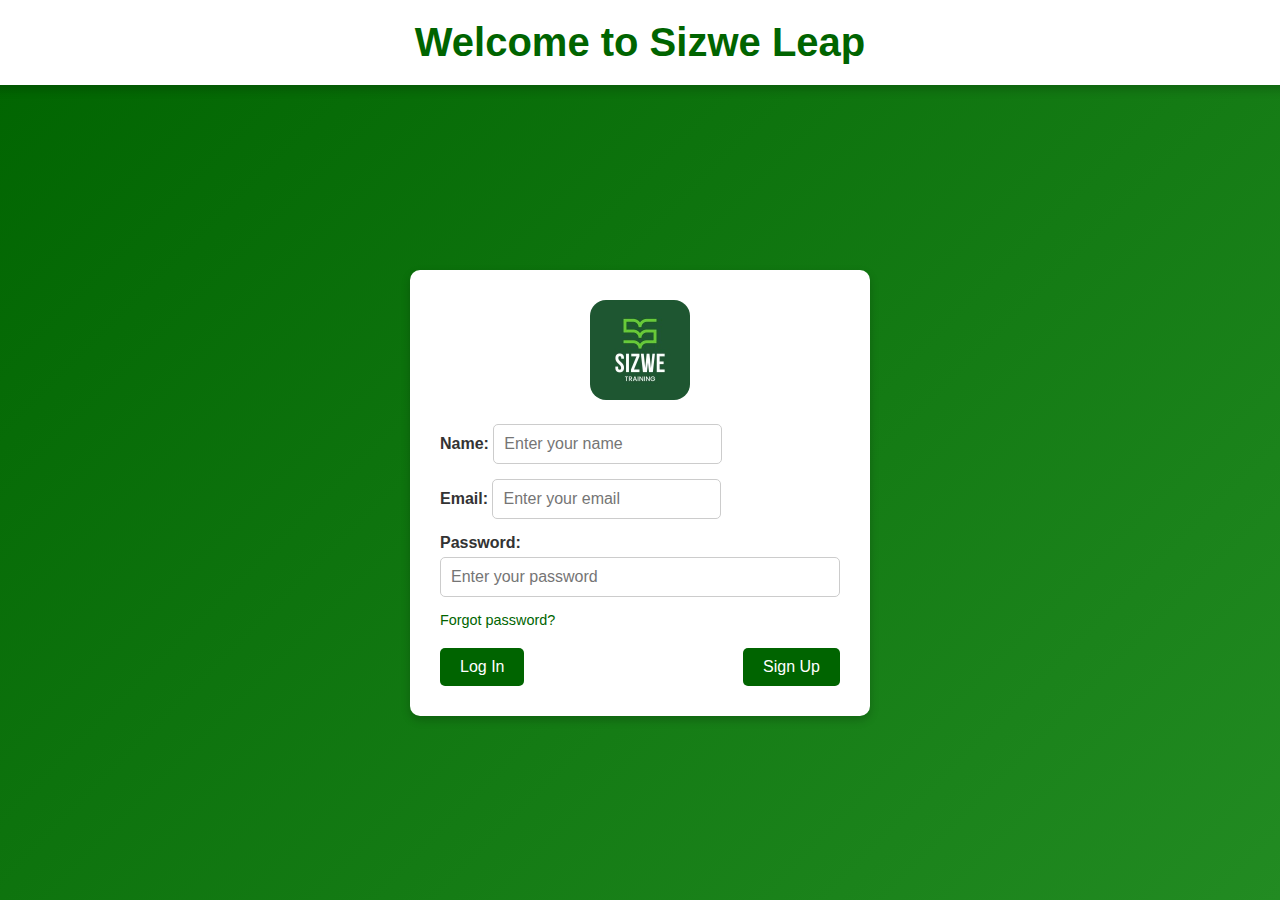
<file: index.html>
<!DOCTYPE html>
<html lang="en">
<head>
    <meta charset="UTF-8">
    <meta name="viewport" content="width=device-width, initial-scale=1.0">
    <title>Login</title>
    <link rel="stylesheet" href="css/Login(include).css"> <!-- Link to the CSS file -->
    <style>
        /* Autocomplete styles */
        .autocomplete-suggestions {
            position: absolute;
            background: white;
            border: 1px solid #ddd;
            border-radius: 4px;
            max-height: 150px;
            overflow-y: auto;
            z-index: 1000;
            width: 100%;
            box-shadow: 0 2px 4px rgba(0,0,0,0.1);
            display: none;
        }

        .autocomplete-suggestion {
            padding: 8px 12px;
            cursor: pointer;
        }

        .autocomplete-suggestion:hover,
        .autocomplete-suggestion.active {
            background-color: #f0f0f0;
        }

        .input-container {
            position: relative;
            width: 100%;
        }
    </style>
</head>

<body>
<!--WELCOME TO SIZWE LEAP-->
<header>
<h1>Welcome to Sizwe Leap</h1>
</header>
<!--END OF WELCOME TO SIZWE LEAP-->

<!--LOGIN FORM-->
<main>
<section id="auth-section">
<form id="auth-form">

<!--LOGO-->
<div id="logo-container"> 
<img src="images/sizwe_training_logo.jpeg" id="form-logo">    
</div>
<!--END OF LOGO-->

<!--NAME INPUT-->
<div class="input-container">
    <label for="name">Name:</label>
    <input type="text" id="name" name="name" placeholder="Enter your name" required autocomplete="off">
    <div id="nameSuggestions" class="autocomplete-suggestions"></div>
</div>
<!--END OF NAME INPUT-->

<!--EMAIL INPUT-->  
<div class="input-container">
    <label for="email">Email:</label>
    <input type="email" id="email" name="email" placeholder="Enter your email" required autocomplete="off">
    <div id="emailSuggestions" class="autocomplete-suggestions"></div>
</div>
<!--END OF EMAIL INPUT-->

<!--USERNAME INPUT-->
<label for="password">Password:</label>
<input type="password" id="password" name="password" placeholder="Enter your password" required>
<!--END OF USERNAME INPUT-->

<!--FORGOT PASSWORD LINK-->
<a href="#" id="forgot-password">Forgot password?</a>
<!--END OF FORGOT PASSWORD LINK-->

<!--LOGIN AND SIGNUP BUTTONS-->
<div id="auth-buttons">
<a href="pages/dashboard.html"><button type="button" id="login-button">Log In</button></a>
<button type="button" id="signup-button">Sign Up</button>
<!--END OF LOGIN AND SIGNUP BUTTONS-->

</div>
</form>
</section>
</main>

<script>
    // Store user data with bidirectional pairs
    const userData = {
        pairs: [
            { name: 'Koketso', email: 'koketso@sizwetraining.co.za' },
            { name: 'HR1', email: 'hr1@sizwetraining.co.za' }
        ]
    };

    // Function to handle autocomplete
    function setupAutocomplete(inputId, suggestionsId, linkedFieldId) {
        const input = document.getElementById(inputId);
        const suggestionsDiv = document.getElementById(suggestionsId);
        const linkedField = document.getElementById(linkedFieldId);
        let lastValue = '';

        input.addEventListener('input', function() {
            const value = this.value.toLowerCase();
            
            // Start suggesting after 1 character
            if (value.length < 1) {
                suggestionsDiv.style.display = 'none';
                return;
            }

            // Find matches based on whether we're searching name or email
            const isNameField = inputId === 'name';
            const matches = userData.pairs.filter(pair => 
                (isNameField ? pair.name.toLowerCase() : pair.email.toLowerCase()).startsWith(value)
            );

            if (matches.length > 0) {
                // If there's only one match, auto-complete both fields
                if (matches.length === 1) {
                    const match = matches[0];
                    const currentValue = isNameField ? match.name : match.email;
                    const linkedValue = isNameField ? match.email : match.name;
                    
                    // Only auto-complete if we're at the end of the input
                    if (input.selectionStart === value.length) {
                        input.value = currentValue;
                        linkedField.value = linkedValue;
                        input.setSelectionRange(value.length, value.length);
                    }
                }

                // Show all matches in dropdown
                suggestionsDiv.innerHTML = matches
                    .map(match => `<div class="autocomplete-suggestion" data-name="${match.name}" data-email="${match.email}">
                        ${isNameField ? match.name : match.email}
                    </div>`)
                    .join('');
                suggestionsDiv.style.display = 'block';
            } else {
                suggestionsDiv.style.display = 'none';
            }

            lastValue = value;
        });

        // Handle suggestion clicks
        suggestionsDiv.addEventListener('click', function(e) {
            if (e.target.classList.contains('autocomplete-suggestion')) {
                const isNameField = inputId === 'name';
                input.value = isNameField ? e.target.dataset.name : e.target.dataset.email;
                linkedField.value = isNameField ? e.target.dataset.email : e.target.dataset.name;
                suggestionsDiv.style.display = 'none';
                input.dispatchEvent(new Event('input'));
            }
        });

        // Handle keyboard navigation
        input.addEventListener('keydown', function(e) {
            const suggestions = suggestionsDiv.getElementsByClassName('autocomplete-suggestion');
            const activeSuggestion = suggestionsDiv.querySelector('.autocomplete-suggestion.active');
            
            if (suggestions.length > 0) {
                if (e.key === 'ArrowDown') {
                    e.preventDefault();
                    if (activeSuggestion) {
                        const nextSuggestion = activeSuggestion.nextElementSibling;
                        if (nextSuggestion) {
                            activeSuggestion.classList.remove('active');
                            nextSuggestion.classList.add('active');
                            const isNameField = inputId === 'name';
                            input.value = isNameField ? nextSuggestion.dataset.name : nextSuggestion.dataset.email;
                            linkedField.value = isNameField ? nextSuggestion.dataset.email : nextSuggestion.dataset.name;
                        }
                    } else {
                        suggestions[0].classList.add('active');
                        const isNameField = inputId === 'name';
                        input.value = isNameField ? suggestions[0].dataset.name : suggestions[0].dataset.email;
                        linkedField.value = isNameField ? suggestions[0].dataset.email : suggestions[0].dataset.name;
                    }
                } else if (e.key === 'ArrowUp') {
                    e.preventDefault();
                    if (activeSuggestion) {
                        const prevSuggestion = activeSuggestion.previousElementSibling;
                        if (prevSuggestion) {
                            activeSuggestion.classList.remove('active');
                            prevSuggestion.classList.add('active');
                            const isNameField = inputId === 'name';
                            input.value = isNameField ? prevSuggestion.dataset.name : prevSuggestion.dataset.email;
                            linkedField.value = isNameField ? prevSuggestion.dataset.email : prevSuggestion.dataset.name;
                        }
                    }
                } else if (e.key === 'Enter' && activeSuggestion) {
                    e.preventDefault();
                    const isNameField = inputId === 'name';
                    input.value = isNameField ? activeSuggestion.dataset.name : activeSuggestion.dataset.email;
                    linkedField.value = isNameField ? activeSuggestion.dataset.email : activeSuggestion.dataset.name;
                    suggestionsDiv.style.display = 'none';
                }
            }
        });

        // Hide suggestions when clicking outside
        document.addEventListener('click', function(e) {
            if (!input.contains(e.target) && !suggestionsDiv.contains(e.target)) {
                suggestionsDiv.style.display = 'none';
            }
        });
    }

    // Initialize autocomplete for both fields with bidirectional linking
    setupAutocomplete('name', 'nameSuggestions', 'email');
    setupAutocomplete('email', 'emailSuggestions', 'name');

    // Save new entries to localStorage
    document.getElementById('auth-form').addEventListener('submit', function(e) {
        const name = document.getElementById('name').value;
        const email = document.getElementById('email').value;

        // Check if this pair already exists
        const pairExists = userData.pairs.some(pair => 
            pair.name === name || pair.email === email
        );

        // Add new pair if it doesn't exist
        if (!pairExists) {
            userData.pairs.push({ name, email });
            localStorage.setItem('userPairs', JSON.stringify(userData.pairs));
        }
    });

    // Load saved data from localStorage on page load
    window.addEventListener('load', function() {
        const savedPairs = localStorage.getItem('userPairs');
        if (savedPairs) {
            userData.pairs = JSON.parse(savedPairs);
        }
    });
</script>
</body>
</html>
</file>
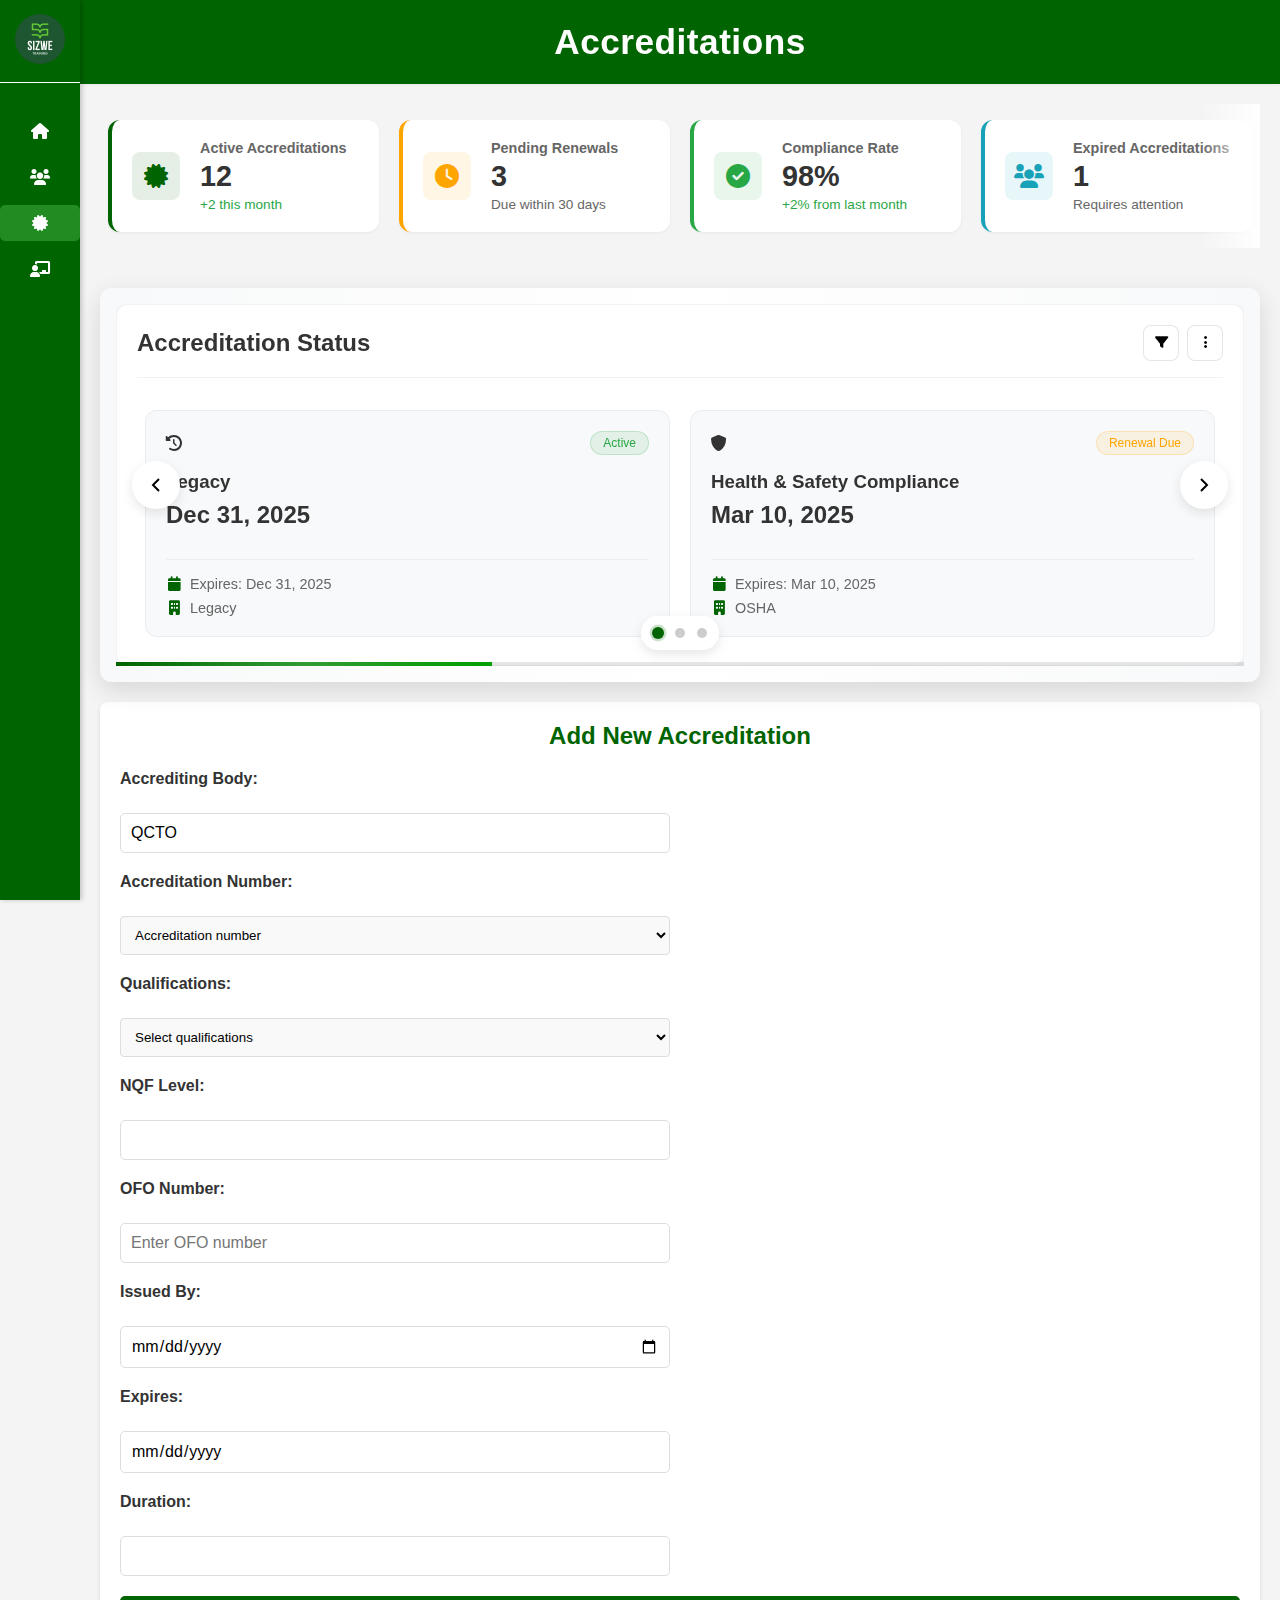
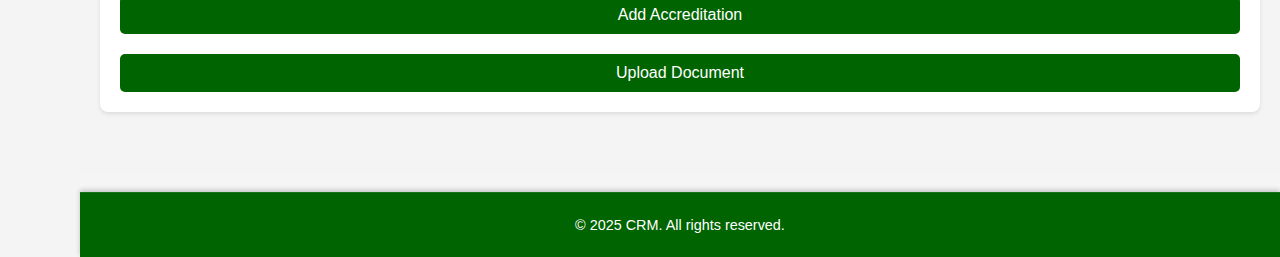
<file: pages/accreditation.html>
<!DOCTYPE html>
<html lang="en">
<head>
    <meta charset="UTF-8">
    <meta name="viewport" content="width=device-width, initial-scale=1.0">
    <title>Accreditation</title>
    <script src="../js/scripts.js" defer></script>
    <link rel="stylesheet" href="../css/style.css">
    <link rel="stylesheet" href="../css/accreditations.css">
    <link rel="stylesheet" href="https://cdnjs.cloudflare.com/ajax/libs/font-awesome/6.0.0-beta3/css/all.min.css">
</head>
<body>
    
<!-- Sidebar -->
<div class="sidebar collapsed">
    <div class="sidebar-header">
        <img src="../images/sizwe_training_logo.jpeg" alt="Sizwe Training Logo" class="sidebar-logo" id="toggle-sidebar">
    </div>
    <nav class="sidebar-nav">
        <ul>
            <li><a href="dashboard.html"><i class="fas fa-home"></i> <span>Dashboard</span></a></li>
            <li><a href="clientmanagement.html"><i class="fas fa-users"></i> <span>Clients</span></a></li>
            <li><a href="accreditation.html" class="active"><i class="fas fa-certificate"></i> <span>Accreditation</span></a></li>
            <li><a href="wsp-training.html"><i class="fas fa-chalkboard-teacher"></i> <span>WSP & Training</span></a></li>
        </ul>
    </nav>
</div>

<!-- Main content area -->
<div class="main-content">
    <header class="header">
        <div class="header-content">
            <h1>Accreditations</h1>
        </div>
    </header>

    <main class="content">
        <!-- Quick Stats -->
        <section class="quick-stats">
            <div class="stats-grid">
                <div class="stat-card primary">
                    <div class="stat-icon">
                        <i class="fas fa-certificate"></i>
                    </div>
                    <div class="stat-info">
                    <h3>Active Accreditations</h3>
                        <p class="stat-value">12</p>
                        <p class="stat-trend positive">+2 this month</p>
                    </div>
                </div>
                <div class="stat-card warning">
                    <div class="stat-icon">
                        <i class="fas fa-clock"></i>
                    </div>
                    <div class="stat-info">
                    <h3>Pending Renewals</h3>
                        <p class="stat-value">3</p>
                        <p class="stat-trend">Due within 30 days</p>
                    </div>
                </div>
                <div class="stat-card success">
                    <div class="stat-icon">
                        <i class="fas fa-check-circle"></i>
                    </div>
                    <div class="stat-info">
                        <h3>Compliance Rate</h3>
                        <p class="stat-value">98%</p>
                        <p class="stat-trend positive">+2% from last month</p>
                    </div>
                </div>
                <div class="stat-card info">
                    <div class="stat-icon">
                        <i class="fas fa-users"></i>
                    </div>
                    <div class="stat-info">
                    <h3>Expired Accreditations</h3>
                        <p class="stat-value">1</p>
                        <p class="stat-trend">Requires attention</p>
                    </div>
                </div>
            </div>
        </section>

        <!-- Main Content Grid with Carousel -->
        <div class="content-grid">
            <div class="carousel-container" tabindex="0">
                <div class="carousel-track">
                    <!-- Accreditation Status -->
                    <div class="carousel-item active">
                        <section class="card-section">
                            <div class="section-header">
                                <h2>Accreditation Status</h2>
                                <div class="section-actions">
                                    <button class="btn-icon"><i class="fas fa-filter"></i></button>
                                    <button class="btn-icon"><i class="fas fa-ellipsis-v"></i></button>
                                </div>
                            </div>
                            <div class="metrics-grid">
                                <div class="metric-card">
                                    <div class="metric-header">
                                        <i class="fas fa-history"></i>
                                        <span class="badge success">Active</span>
                                    </div>
                                    <h3>Legacy</h3>
                                    <p class="metric-value">Dec 31, 2025</p>
                                    <div class="metric-details">
                                        <span><i class="fas fa-calendar"></i> Expires: Dec 31, 2025</span>
                                        <span><i class="fas fa-building"></i> Legacy</span>
                                    </div>
                                </div>
                                <div class="metric-card">
                                    <div class="metric-header">
                                        <i class="fas fa-shield-alt"></i>
                                        <span class="badge warning">Renewal Due</span>
                                    </div>
                                    <h3>Health & Safety Compliance</h3>
                                    <p class="metric-value">Mar 10, 2025</p>
                                    <div class="metric-details">
                                        <span><i class="fas fa-calendar"></i> Expires: Mar 10, 2025</span>
                                        <span><i class="fas fa-building"></i> OSHA</span>
                                    </div>
                                </div>
                            </div>
                        </section>
                    </div>

                    <!-- Legacy Qualifications -->
                    <div class="carousel-item">
                        <section class="card-section">
                            <div class="section-header">
                                <h2>Legacy Qualifications</h2>
                                <div class="section-actions">
                                    <button class="btn-icon"><i class="fas fa-filter"></i></button>
                                    <button class="btn-icon"><i class="fas fa-ellipsis-v"></i></button>
                                </div>
                            </div>
                            <div class="metrics-grid">
                                <div class="metric-card">
                                    <div class="metric-header">
                                        <i class="fas fa-graduation-cap"></i>
                                        <span class="badge success">Active</span>
                                    </div>
                                    <h3>National Certificate: Generic Management</h3>
                                    <p class="metric-value">NQF 5</p>
                                    <div class="metric-details">
                                        <span><i class="fas fa-users"></i> 45 Learners</span>
                                        <span><i class="fas fa-chart-line"></i> 88% Completion</span>
                                    </div>
                                </div>
                                <div class="metric-card">
                                    <div class="metric-header">
                                        <i class="fas fa-book"></i>
                                        <span class="badge info">In Progress</span>
                                    </div>
                                    <h3>National Certificate: Project Management</h3>
                                    <p class="metric-value">NQF 5</p>
                                    <div class="metric-details">
                                        <span><i class="fas fa-calendar"></i> Started: Jan 2024</span>
                                        <span><i class="fas fa-user-tie"></i> 28 Enrolled</span>
                                    </div>
                                </div>
                                <div class="metric-card">
                                    <div class="metric-header">
                                        <i class="fas fa-certificate"></i>
                                        <span class="badge warning">Review Due</span>
                                    </div>
                                    <h3>National Diploma: Business Management</h3>
                                    <p class="metric-value">NQF 6</p>
                                    <div class="metric-details">
                                        <span><i class="fas fa-clock"></i> Review: Mar 2024</span>
                                        <span><i class="fas fa-users"></i> 32 Graduates</span>
                                    </div>
                                </div>
                            </div>
                        </section>
                    </div>

                    <!-- Legacy Skills -->
                    <div class="carousel-item">
                        <section class="card-section">
                            <div class="section-header">
                                <h2>Legacy Skills</h2>
                                <div class="section-actions">
                                    <button class="btn-icon"><i class="fas fa-filter"></i></button>
                                    <button class="btn-icon"><i class="fas fa-ellipsis-v"></i></button>
                                </div>
                            </div>
                            <div class="metrics-grid">
                                <div class="metric-card">
                                    <div class="metric-header">
                                        <i class="fas fa-tools"></i>
                                        <span class="badge success">Active</span>
                                    </div>
                                    <h3>Business Administration Skills</h3>
                                    <p class="metric-value">85%</p>
                                    <div class="metric-details">
                                        <span><i class="fas fa-users"></i> 150 Trained</span>
                                        <span><i class="fas fa-chart-line"></i> 92% Success Rate</span>
                                    </div>
                                </div>
                                <div class="metric-card">
                                    <div class="metric-header">
                                        <i class="fas fa-comments"></i>
                                        <span class="badge info">Growing</span>
                                    </div>
                                    <h3>Customer Service Skills</h3>
                                    <p class="metric-value">78%</p>
                                    <div class="metric-details">
                                        <span><i class="fas fa-calendar"></i> Updated: Feb 2024</span>
                                        <span><i class="fas fa-user-tie"></i> 95 Participants</span>
                                    </div>
                                </div>
                                <div class="metric-card">
                                    <div class="metric-header">
                                        <i class="fas fa-laptop-code"></i>
                                        <span class="badge success">Compliant</span>
                                    </div>
                                    <h3>Office Administration Skills</h3>
                                    <p class="metric-value">90%</p>
                                    <div class="metric-details">
                                        <span><i class="fas fa-check"></i> Industry Standard</span>
                                        <span><i class="fas fa-calendar-check"></i> Last Update: Jan 2024</span>
                                    </div>
                                </div>
                            </div>
                        </section>
                    </div>
                </div>

                <!-- Navigation -->
                <div class="carousel-nav">
                    <button type="button" class="prev" aria-label="Previous slide">
                        <svg width="24" height="24" viewBox="0 0 24 24" fill="none" stroke="currentColor" stroke-width="2">
                            <path d="M15 18l-6-6 6-6"/>
                        </svg>
                    </button>
                    <button type="button" class="next" aria-label="Next slide">
                        <svg width="24" height="24" viewBox="0 0 24 24" fill="none" stroke="currentColor" stroke-width="2">
                            <path d="M9 18l6-6-6-6"/>
                        </svg>
                    </button>
                </div>

                <!-- Progress Bar -->
                <div class="carousel-progress">
                    <div class="carousel-progress-bar"></div>
                </div>

                <!-- Indicators -->
                <div class="carousel-indicators">
                    <button type="button" class="carousel-indicator active" aria-label="Go to slide 1"></button>
                    <button type="button" class="carousel-indicator" aria-label="Go to slide 2"></button>
                    <button type="button" class="carousel-indicator" aria-label="Go to slide 3"></button>
                </div>
            </div>
        </div>

        <!-- Add New Accreditation Section -->
           <section class="add-accreditation">
        <h2>Add New Accreditation</h2>
        <form action="#" method="post">
            <label for="accreditingBody">Accrediting Body:</label>
            <input type="text" id="accreditingBody" name="accreditingBody" value="QCTO">
    
            <label for="accreditationNumber">Accreditation Number:</label>
            <select id="accreditationNumber" name="accreditationNumber" class="accreditation-number" onchange="updateQualifications()">
                <option value="" disabled selected>Accreditation number</option>
                <option value="05-QCTO/AC-TTC240924085655">05-QCTO/AC-TTC240924085655</option>
                <option value="05-QCTO/AC-TTC250125102623">05-QCTO/AC-TTC250125102623</option>
                <option value="05-QCTO/SDP010524113839">05-QCTO/SDP010524113839</option>
                <option value="05-QCTO/SDP040325132739">05-QCTO/SDP040325132739</option>
            </select>
    
            <label for="qualifications">Qualifications:</label>
            <select id="qualifications" name="qualifications" class="qualifications" onchange="updateNQFLevel()">
                <option value="" disabled selected>Select qualifications</option>
            </select>
    
            <label for="nqfLevel">NQF Level:</label>
            <input type="text" id="nqfLevel" name="nqfLevel" readonly>
    
            <label for="ofoNumber">OFO Number:</label>
            <input type="text" id="ofoNumber" name="ofoNumber" placeholder="Enter OFO number">
    
<label for="issuedBy">Issued By:</label>
<input type="date" id="issuedBy" name="issuedBy" onchange="calculateDuration()">

<label for="expires">Expires:</label>
<input type="date" id="expires" name="expires" readonly>

<label for="duration">Duration:</label>
<input type="text" id="duration" name="duration" readonly>
    
            <button type="submit">Add Accreditation</button>
            <button type="submit">Upload Document</button>
        </form>
    </section>
    </main> 

    <footer>
        <p>&copy; 2025 CRM. All rights reserved.</p>
    </footer>
</div>

<script src="../js/accreditations.js"></script>

</body>
</html>
</file>
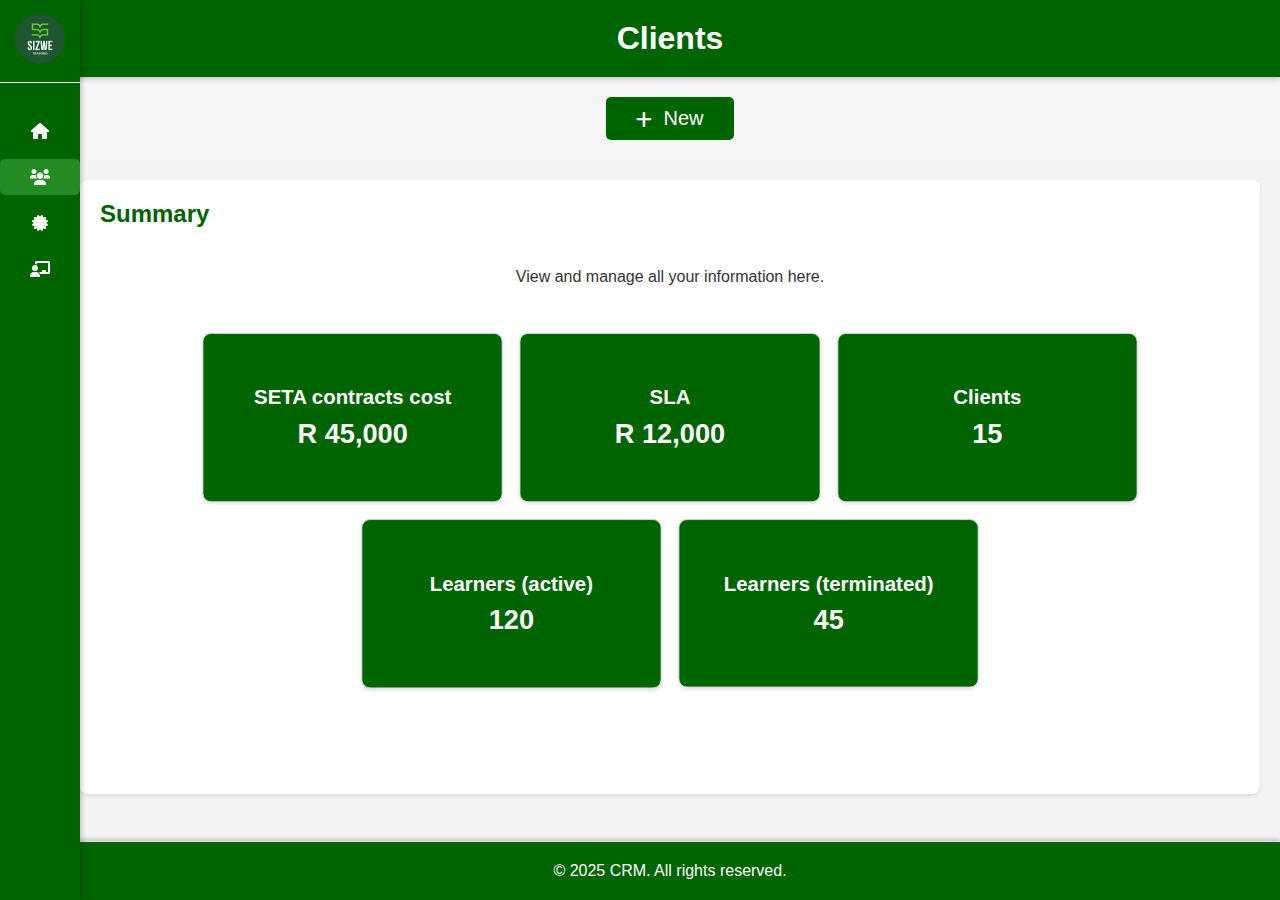
<file: pages/clientmanagement.html>
<!DOCTYPE html>
<html lang="en">
<head>
    <meta charset="UTF-8">
    <meta name="viewport" content="width=device-width, initial-scale=1.0">
    <title>Client Management</title>
    <script src="../js/scripts.js"></script>
    <link rel="stylesheet" href="../css/style.css">
    <link rel="stylesheet" href="../css/customer.css">
    <link rel="stylesheet" href="../css/table.css">
    <link rel="stylesheet" href="https://cdnjs.cloudflare.com/ajax/libs/font-awesome/6.0.0-beta3/css/all.min.css">
    <style>
       
    </style>
</head>
<body>
    
<!-- Sidebar -->
<div class="sidebar collapsed"> <!-- Add 'collapsed' class by default -->
    <div class="sidebar-header">
        <img src="../images/sizwe_training_logo.jpeg" alt="Sizwe Training Logo" class="sidebar-logo" id="toggle-sidebar">
    </div>
    <nav class="sidebar-nav">
        <ul>
            <li><a href="dashboard.html"><i class="fas fa-home"></i> <span>Dashboard</span></a></li>
            <li><a href="clientmanagement.html" class="active"><i class="fas fa-users"></i> <span>Clients</span></a></li>
            <li><a href="accreditation.html"><i class="fas fa-certificate"></i> <span>Accreditation</span></a></li>
            <li><a href="wsp-training.html"><i class="fas fa-chalkboard-teacher"></i> <span>WSP & Training</span></a></li>
        </ul>
    </nav>
</div>


<!-- Main content area -->
        <div class="main-content">
        <header class="header">
        <h1>Clients</h1>
        </header>

        <div class="button-container">
            <div class="dropdown">
                <button class="new-client-btn">
                    <i class="fas fa-plus"></i> New
                </button>
                <div class="dropdown-content">
                    <div class="nested-dropdown">
                        <a href="clientconcept.html"><i class="fas fa-users"></i> Client <i class="fas fa-chevron-right"></i></a>
                        <div class="nested-dropdown-content">
                            <a href="clientconcept-sol.html">Sol Danka</a>
                            <a href="clientconcept-seta.html">Seta</a>
                        </div>
                    </div>
                    <a href="contractconcept.html"><i class="fas fa-file-contract"></i> Contract</a>
                    <a href="skillsconcept.html"><i class="fas fa-graduation-cap"></i> Skills Program</a>
                    <a href="awardconcept.html"><i class="fas fa-award"></i> Award Letter</a>
                </div>
            </div>
        </div>

        <main>
        <!-- Accreditation Overview Section -->
        <section class="accreditation-overview">
            <div class="section-header">
                <h2>Summary</h2>
            </div>
            <p>View and manage all your information here.</p>
            <div class="cards">
                <div class="card" style="grid-column: 1 / span 2;">
                    <h2>SETA contracts cost</h2>
                    <p>R 45,000</p>
                </div>

                <div class="card" style="grid-column: 3 / span 2;">
                    <h2>SLA</h2>
                    <p>R 12,000</p>
                </div>

                <div class="card" style="grid-column: 5 / span 2;">
                    <h2>Clients</h2>
                    <p>15</p>
                </div>

                <div class="card" style="grid-column: 2 / span 2;">
                    <h2>Learners (active)</h2>
                    <p>120</p>
                </div>

                <div class="card" style="grid-column: 4 / span 2;">
                    <h2>Learners (terminated)</h2>
                    <p>45</p>
                </div>
            </div>
        </section>

        </main>
    <footer>
        <p>&copy; 2025 CRM. All rights reserved.</p>
    </footer>
</div>

<!-- Theme Management Script -->
<script>
    // Theme management
    function changeTheme(theme) {
        const cards = document.querySelectorAll('.card');
        const themeOptions = document.querySelectorAll('.filter-option');
        const themeValues = document.querySelectorAll('.theme-value');
        
        // Remove all theme classes
        cards.forEach(card => {
            card.classList.remove('default-theme', 'inverted-theme', 'gradient-theme', 'dark-theme');
        });
        
        // Add selected theme class
        cards.forEach(card => {
            card.classList.add(`${theme}-theme`);
        });
        
        // Update values based on theme
        themeValues.forEach(value => {
            value.textContent = value.dataset[theme] || value.dataset.default;
            value.style.color = 'white'; // Ensure text stays white
        });
        
        // Update active state
        themeOptions.forEach(option => {
            if (option.dataset.theme === theme) {
                option.classList.add('active');
            } else {
                option.classList.remove('active');
            }
        });

        // Save theme preference
        localStorage.setItem('savedTheme', theme);
    }

    // Initialize theme system
    document.addEventListener('DOMContentLoaded', function() {
        const themeToggle = document.getElementById('themeToggle');
        const themeDropdown = document.getElementById('themeDropdown');
        const themeOptions = document.querySelectorAll('#themeDropdown .filter-option');
        
        // Theme switching
        themeOptions.forEach(option => {
            option.addEventListener('click', () => {
                const theme = option.dataset.theme;
                changeTheme(theme);
                themeDropdown.classList.remove('show');
                themeToggle.classList.remove('active');
            });
        });

        // Toggle theme dropdown
        themeToggle.addEventListener('click', (e) => {
            e.stopPropagation();
            themeDropdown.classList.toggle('show');
            themeToggle.classList.toggle('active');
        });

        // Close dropdown when clicking outside
        document.addEventListener('click', (e) => {
            if (!themeDropdown.contains(e.target) && !themeToggle.contains(e.target)) {
                themeDropdown.classList.remove('show');
                themeToggle.classList.remove('active');
            }
        });

        // Prevent dropdown from closing when clicking inside it
        themeDropdown.addEventListener('click', (e) => {
            e.stopPropagation();
        });

        // Load saved theme
        const savedTheme = localStorage.getItem('savedTheme') || 'default';
        changeTheme(savedTheme);
    });
</script>

</body>
</html>
</file>
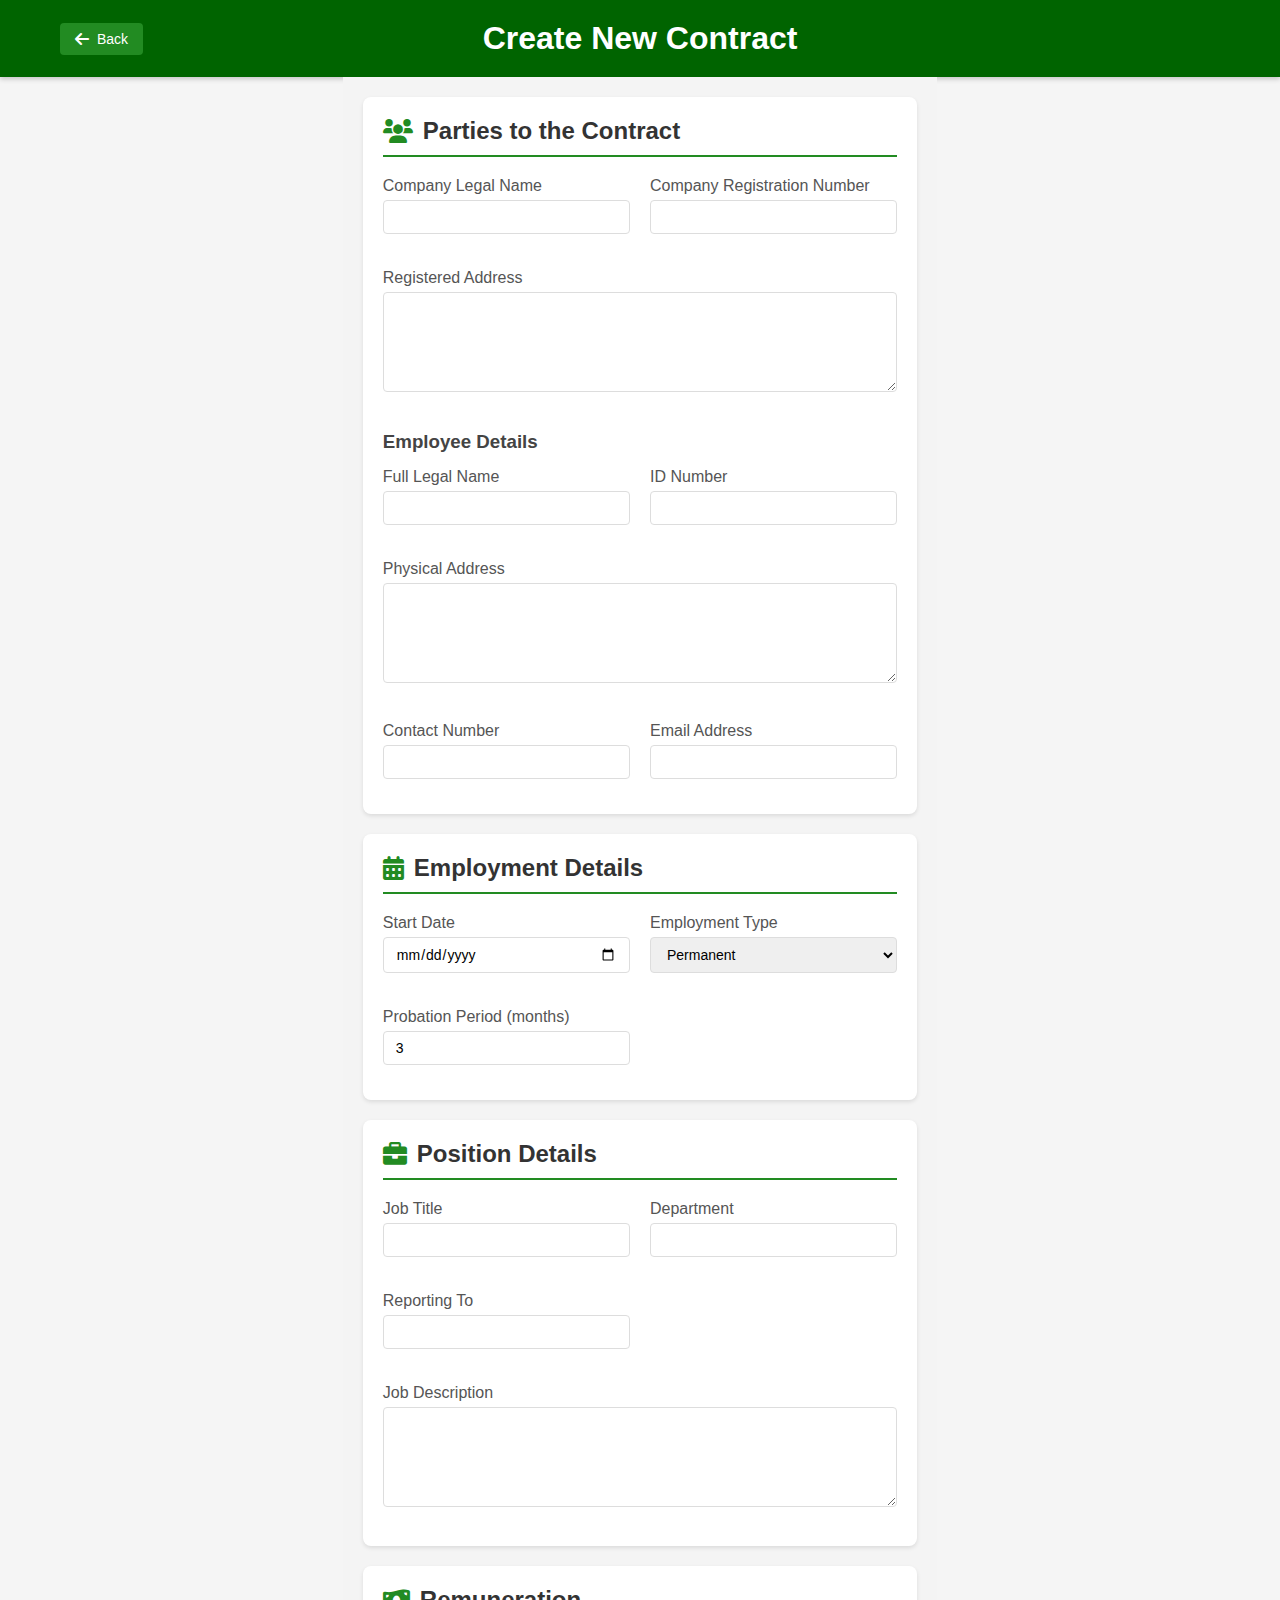
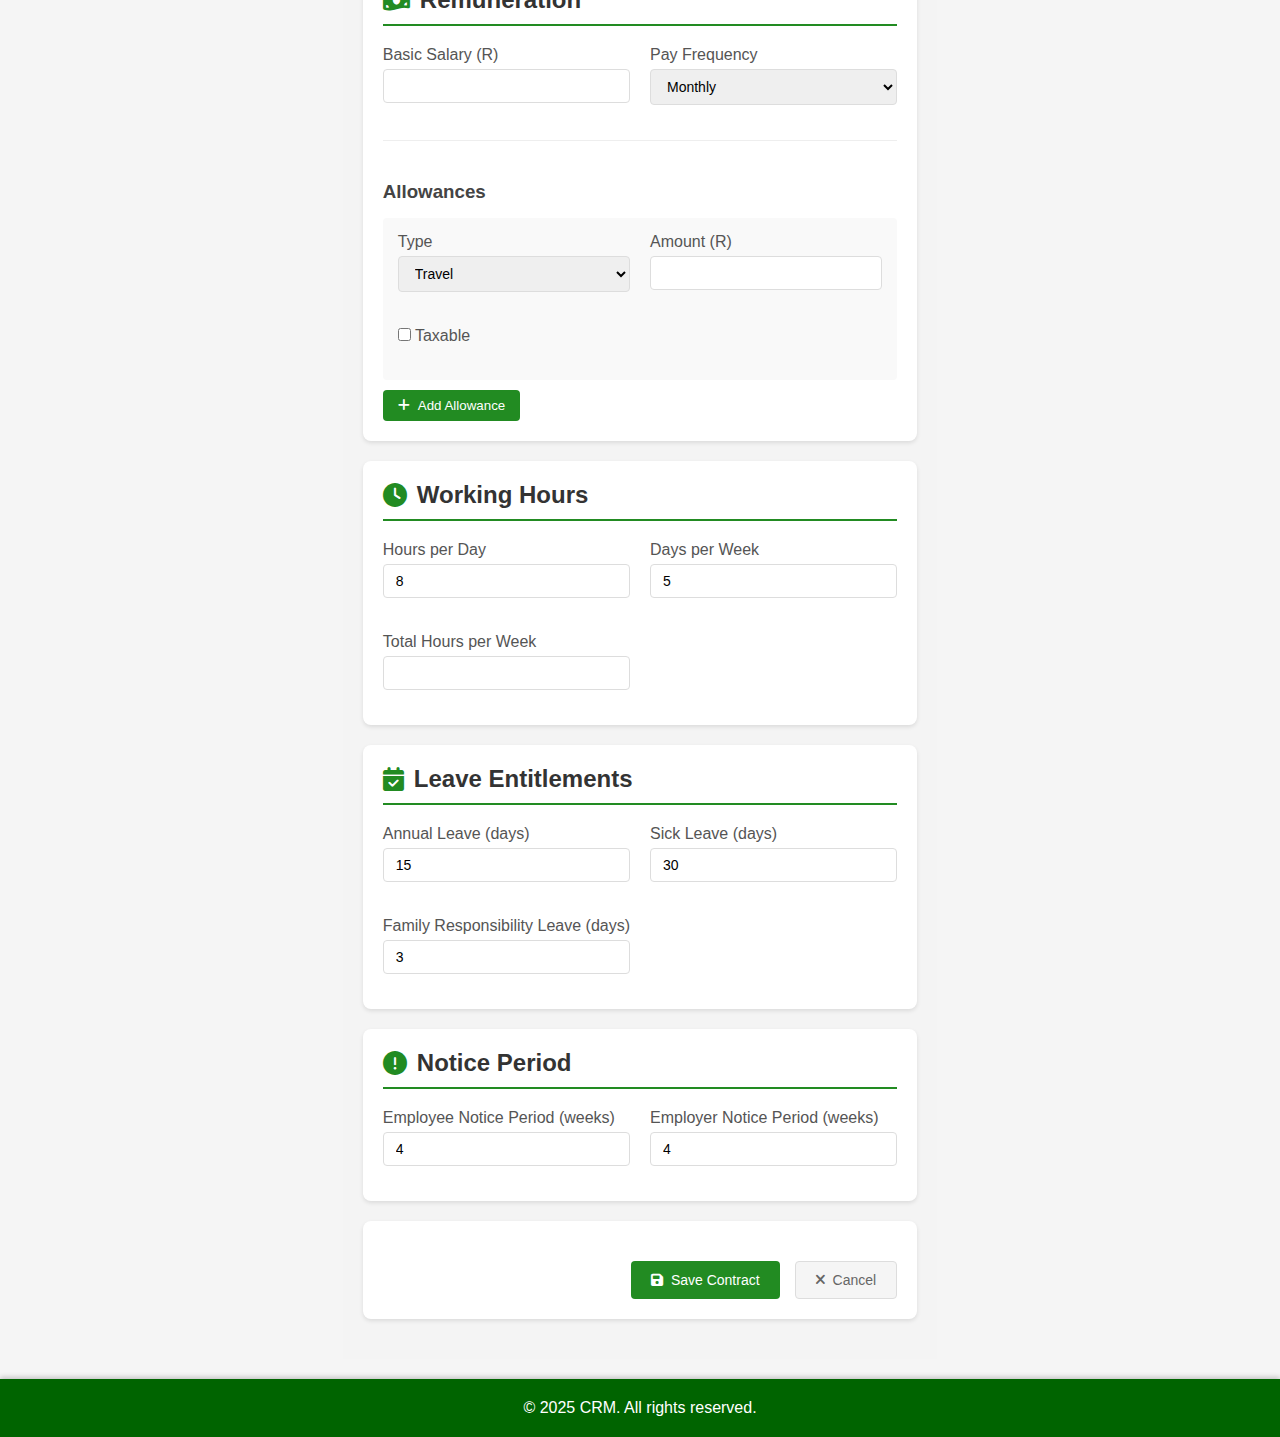
<file: pages/contractconcept.html>
<!DOCTYPE html>
<html lang="en">
<head>
    <meta charset="UTF-8">
    <meta name="viewport" content="width=device-width, initial-scale=1.0">
    <title>Contract Creation</title>
    <script src="../js/scripts.js"></script>
    <link rel="stylesheet" href="../css/style.css">
    <link rel="stylesheet" href="../css/contractconcept.css">
    <link rel="stylesheet" href="https://cdnjs.cloudflare.com/ajax/libs/font-awesome/6.0.0-beta3/css/all.min.css">
</head>
<body>
    
<!-- Main content area -->
<div class="main-content">
    <header class="header">
        <div class="header-content">
            <button class="back-btn" onclick="window.location.href='clientmanagement.html'">
                <i class="fas fa-arrow-left"></i> Back
            </button>
            <h1>Create New Contract</h1>
        </div>
    </header>

    <main class="contract-form">
        <form id="employmentContract">
            <!-- Parties Section -->
            <section class="contract-section">
                <h2><i class="fas fa-users"></i> Parties to the Contract</h2>
                
                <div class="form-grid">
                    <div class="form-group">
                        <label for="companyName">Company Legal Name</label>
                        <input type="text" id="companyName" name="companyName" required>
                    </div>
                    <div class="form-group">
                        <label for="companyReg">Company Registration Number</label>
                        <input type="text" id="companyReg" name="companyReg" required>
                    </div>
                    <div class="form-group full-width">
                        <label for="companyAddress">Registered Address</label>
                        <textarea id="companyAddress" name="companyAddress" required></textarea>
                    </div>
                </div>

                <h3>Employee Details</h3>
                <div class="form-grid">
                    <div class="form-group">
                        <label for="employeeName">Full Legal Name</label>
                        <input type="text" id="employeeName" name="employeeName" required>
                    </div>
                    <div class="form-group">
                        <label for="employeeId">ID Number</label>
                        <input type="text" id="employeeId" name="employeeId" required>
                    </div>
                    <div class="form-group full-width">
                        <label for="employeeAddress">Physical Address</label>
                        <textarea id="employeeAddress" name="employeeAddress" required></textarea>
                    </div>
                    <div class="form-group">
                        <label for="employeePhone">Contact Number</label>
                        <input type="tel" id="employeePhone" name="employeePhone" required>
                    </div>
                    <div class="form-group">
                        <label for="employeeEmail">Email Address</label>
                        <input type="email" id="employeeEmail" name="employeeEmail" required>
                    </div>
                </div>
            </section>

            <!-- Employment Details Section -->
            <section class="contract-section">
                <h2><i class="fas fa-calendar-alt"></i> Employment Details</h2>
                
                <div class="form-grid">
                    <div class="form-group">
                        <label for="startDate">Start Date</label>
                        <input type="date" id="startDate" name="startDate" required>
                    </div>
                    <div class="form-group">
                        <label for="employmentType">Employment Type</label>
                        <select id="employmentType" name="employmentType" required>
                            <option value="permanent">Permanent</option>
                            <option value="fixed-term">Fixed-Term</option>
                            <option value="temporary">Temporary</option>
                        </select>
                    </div>
                    <div class="form-group" id="endDateGroup" style="display: none;">
                        <label for="endDate">End Date</label>
                        <input type="date" id="endDate" name="endDate">
                    </div>
                    <div class="form-group">
                        <label for="probationPeriod">Probation Period (months)</label>
                        <input type="number" id="probationPeriod" name="probationPeriod" min="0" max="12" value="3">
                    </div>
                </div>
            </section>

            <!-- Position Details Section -->
            <section class="contract-section">
                <h2><i class="fas fa-briefcase"></i> Position Details</h2>
                
                <div class="form-grid">
                    <div class="form-group">
                        <label for="jobTitle">Job Title</label>
                        <input type="text" id="jobTitle" name="jobTitle" required>
                    </div>
                    <div class="form-group">
                        <label for="department">Department</label>
                        <input type="text" id="department" name="department" required>
                    </div>
                    <div class="form-group">
                        <label for="reportingTo">Reporting To</label>
                        <input type="text" id="reportingTo" name="reportingTo" required>
                    </div>
                    <div class="form-group full-width">
                        <label for="jobDescription">Job Description</label>
                        <textarea id="jobDescription" name="jobDescription" rows="4" required></textarea>
                    </div>
                </div>
            </section>

            <!-- Remuneration Section -->
            <section class="contract-section">
                <h2><i class="fas fa-money-bill-wave"></i> Remuneration</h2>
                
                <div class="form-grid">
                    <div class="form-group">
                        <label for="basicSalary">Basic Salary (R)</label>
                        <input type="number" id="basicSalary" name="basicSalary" step="0.01" required>
                    </div>
                    <div class="form-group">
                        <label for="payFrequency">Pay Frequency</label>
                        <select id="payFrequency" name="payFrequency" required>
                            <option value="monthly">Monthly</option>
                            <option value="weekly">Weekly</option>
                            <option value="fortnightly">Fortnightly</option>
                        </select>
                    </div>
                </div>

                <div class="allowances-section">
                    <h3>Allowances</h3>
                    <div id="allowancesList">
                        <div class="allowance-item">
                            <div class="form-grid">
                                <div class="form-group">
                                    <label>Type</label>
                                    <select name="allowanceType[]">
                                        <option value="travel">Travel</option>
                                        <option value="housing">Housing</option>
                                        <option value="medical">Medical Aid</option>
                                        <option value="other">Other</option>
                                    </select>
                                </div>
                                <div class="form-group">
                                    <label>Amount (R)</label>
                                    <input type="number" name="allowanceAmount[]" step="0.01">
                                </div>
                                <div class="form-group checkbox-group">
                                    <label>
                                        <input type="checkbox" name="allowanceTaxable[]">
                                        Taxable
                                    </label>
                                </div>
                            </div>
                        </div>
                    </div>
                    <button type="button" class="add-allowance-btn" onclick="addAllowance()">
                        <i class="fas fa-plus"></i> Add Allowance
                    </button>
                </div>
            </section>

            <!-- Working Hours Section -->
            <section class="contract-section">
                <h2><i class="fas fa-clock"></i> Working Hours</h2>
                
                <div class="form-grid">
                    <div class="form-group">
                        <label for="hoursPerDay">Hours per Day</label>
                        <input type="number" id="hoursPerDay" name="hoursPerDay" min="1" max="24" value="8" required>
                    </div>
                    <div class="form-group">
                        <label for="daysPerWeek">Days per Week</label>
                        <input type="number" id="daysPerWeek" name="daysPerWeek" min="1" max="7" value="5" required>
                    </div>
                    <div class="form-group">
                        <label for="totalHours">Total Hours per Week</label>
                        <input type="number" id="totalHours" name="totalHours" readonly>
                    </div>
                </div>
            </section>

            <!-- Leave Entitlements Section -->
            <section class="contract-section">
                <h2><i class="fas fa-calendar-check"></i> Leave Entitlements</h2>
                
                <div class="form-grid">
                    <div class="form-group">
                        <label for="annualLeave">Annual Leave (days)</label>
                        <input type="number" id="annualLeave" name="annualLeave" value="15" required>
                    </div>
                    <div class="form-group">
                        <label for="sickLeave">Sick Leave (days)</label>
                        <input type="number" id="sickLeave" name="sickLeave" value="30" required>
                    </div>
                    <div class="form-group">
                        <label for="familyLeave">Family Responsibility Leave (days)</label>
                        <input type="number" id="familyLeave" name="familyLeave" value="3" required>
                    </div>
                </div>
            </section>

            <!-- Notice Period Section -->
            <section class="contract-section">
                <h2><i class="fas fa-exclamation-circle"></i> Notice Period</h2>
                
                <div class="form-grid">
                    <div class="form-group">
                        <label for="employeeNotice">Employee Notice Period (weeks)</label>
                        <input type="number" id="employeeNotice" name="employeeNotice" min="1" value="4" required>
                    </div>
                    <div class="form-group">
                        <label for="employerNotice">Employer Notice Period (weeks)</label>
                        <input type="number" id="employerNotice" name="employerNotice" min="1" value="4" required>
                    </div>
                </div>
            </section>

            <!-- Submit Section -->
            <section class="contract-section">
                <div class="form-actions">
                    <button type="submit" class="submit-btn">
                        <i class="fas fa-save"></i> Save Contract
                    </button>
                    <button type="button" class="cancel-btn" onclick="window.location.href='clientmanagement.html'">
                        <i class="fas fa-times"></i> Cancel
                    </button>
                </div>
            </section>
        </form>
    </main>

    <footer>
        <p>&copy; 2025 CRM. All rights reserved.</p>
    </footer>
</div>

</body>
</html>
</file>
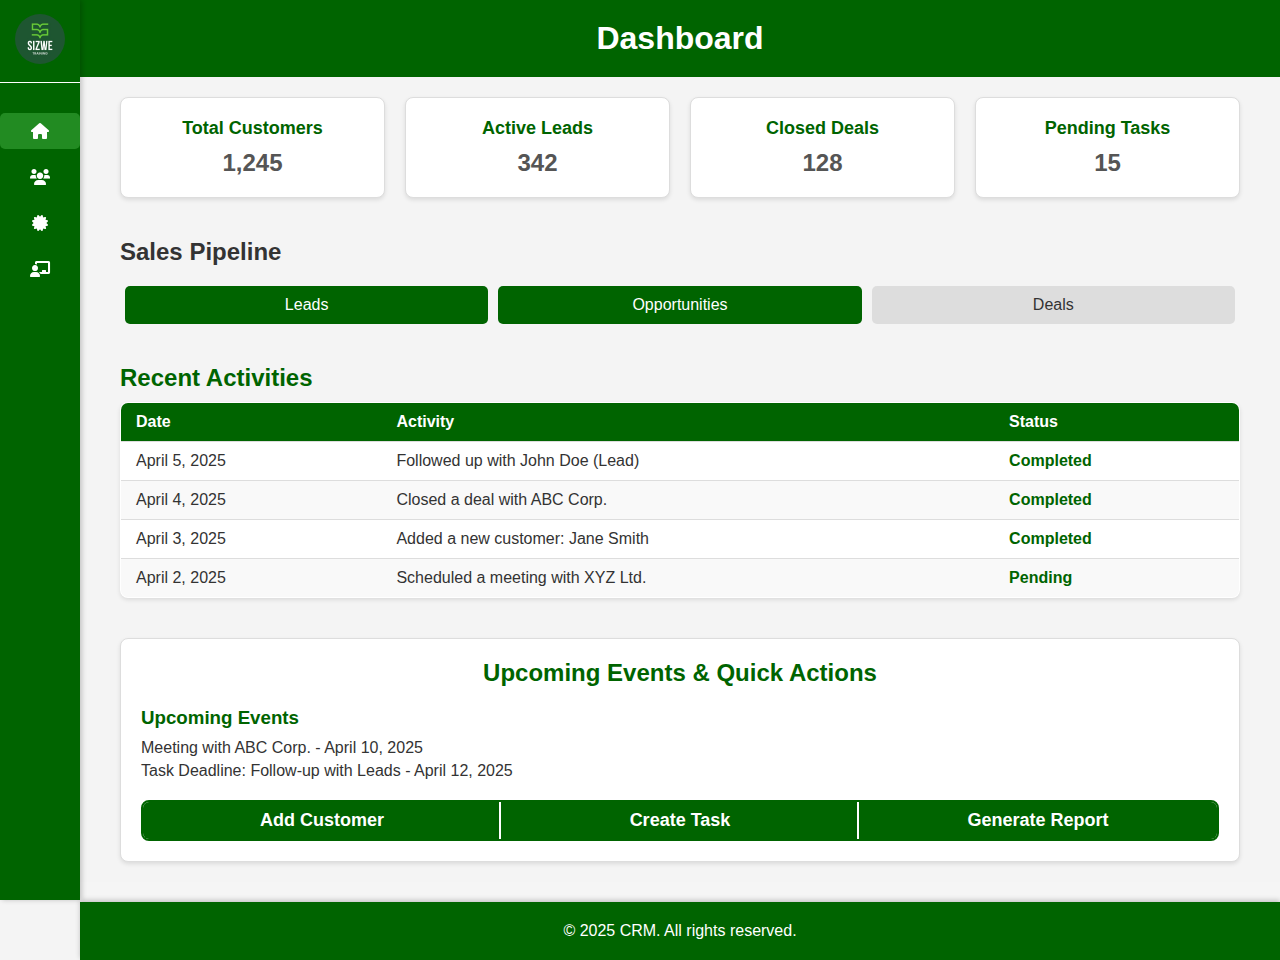
<file: pages/dashboard.html>
<!DOCTYPE html>
<html lang="en">
<head>
    <meta charset="UTF-8">
    <meta name="viewport" content="width=device-width, initial-scale=1.0">
    <title>CRM Dashboard</title>
    <script src="../js/scripts.js" defer></script>
    <link rel="stylesheet" href="../css/style.css"> <!-- Link to your CSS file -->
    <link rel="stylesheet" href="https://cdnjs.cloudflare.com/ajax/libs/font-awesome/6.0.0-beta3/css/all.min.css"> <!-- For icons -->
</head>
<body>

<!-- Sidebar -->
<div class="sidebar collapsed"> <!-- Add 'collapsed' class by default -->
    <div class="sidebar-header">
        <img src="../images/sizwe_training_logo.jpeg" alt="Sizwe Training Logo" class="sidebar-logo" id="toggle-sidebar">
    </div>
    <nav class="sidebar-nav">
        <ul>
            <li><a href="dashboard.html" class="active"><i class="fas fa-home"></i> <span>Dashboard</span></a></li>
            <li><a href="clientmanagement.html"><i class="fas fa-users"></i> <span>Clients</span></a></li>
            <li><a href="accreditation.html"><i class="fas fa-certificate"></i> <span>Accreditation</span></a></li>
            <li><a href="wsp-training.html"><i class="fas fa-chalkboard-teacher"></i> <span>WSP & Training</span></a></li>
        </ul>
    </nav>
</div>

<!-- Main content area -->
<div class="main-content">
    <header class="header">
        <h1>Dashboard</h1>
    </header>
    <main>
        <!-- Key Metrics Section -->
        <section class="key-metrics">
            <div class="card">
                <h3>Total Customers</h3>
                <p>1,245</p>
            </div>
            <div class="card">
                <h3>Active Leads</h3>
                <p>342</p>
            </div>
            <div class="card">
                <h3>Closed Deals</h3>
                <p>128</p>
            </div>
            <div class="card">
                <h3>Pending Tasks</h3>
                <p>15</p>
            </div>
        </section>

        <!-- Sales Pipeline Section -->
        <section class="sales-pipeline">
            <h2>Sales Pipeline</h2>
            <div class="pipeline">
                <div class="stage completed">Leads</div>
                <div class="stage completed">Opportunities</div>
                <div class="stage">Deals</div>
            </div>
        </section>

        <!-- Recent Activities Section -->
        <section class="recent-activities">
            <h2>Recent Activities</h2>
            <table>
                <thead>
                    <tr>
                        <th>Date</th>
                        <th>Activity</th>
                        <th>Status</th>
                    </tr>
                </thead>
                <tbody>
                    <tr>
                        <td>April 5, 2025</td>
                        <td>Followed up with John Doe (Lead)</td>
                        <td>Completed</td>
                    </tr>
                    <tr>
                        <td>April 4, 2025</td>
                        <td>Closed a deal with ABC Corp.</td>
                        <td>Completed</td>
                    </tr>
                    <tr>
                        <td>April 3, 2025</td>
                        <td>Added a new customer: Jane Smith</td>
                        <td>Completed</td>
                    </tr>
                    <tr>
                        <td>April 2, 2025</td>
                        <td>Scheduled a meeting with XYZ Ltd.</td>
                        <td>Pending</td>
                    </tr>
                </tbody>
            </table>
        </section>

        <!-- Combined Calendar and Quick Actions Section -->
        <section class="calendar-and-actions">
            <h2>Upcoming Events & Quick Actions</h2>
            <div class="calendar">
                <h3>Upcoming Events</h3>
                <p>Meeting with ABC Corp. - April 10, 2025</p>
                <p>Task Deadline: Follow-up with Leads - April 12, 2025</p>
            </div>
            <div class="button-group">
                <button onclick="window.location.href='clientmanagement.html'">Add Customer</button>
                <button>Create Task</button>
                <button>Generate Report</button>
            </div>
        </section>
    </main>
    <footer>
        <p>&copy; 2025 CRM. All rights reserved.</p>
    </footer>
</div>

</body>
</html>
</file>
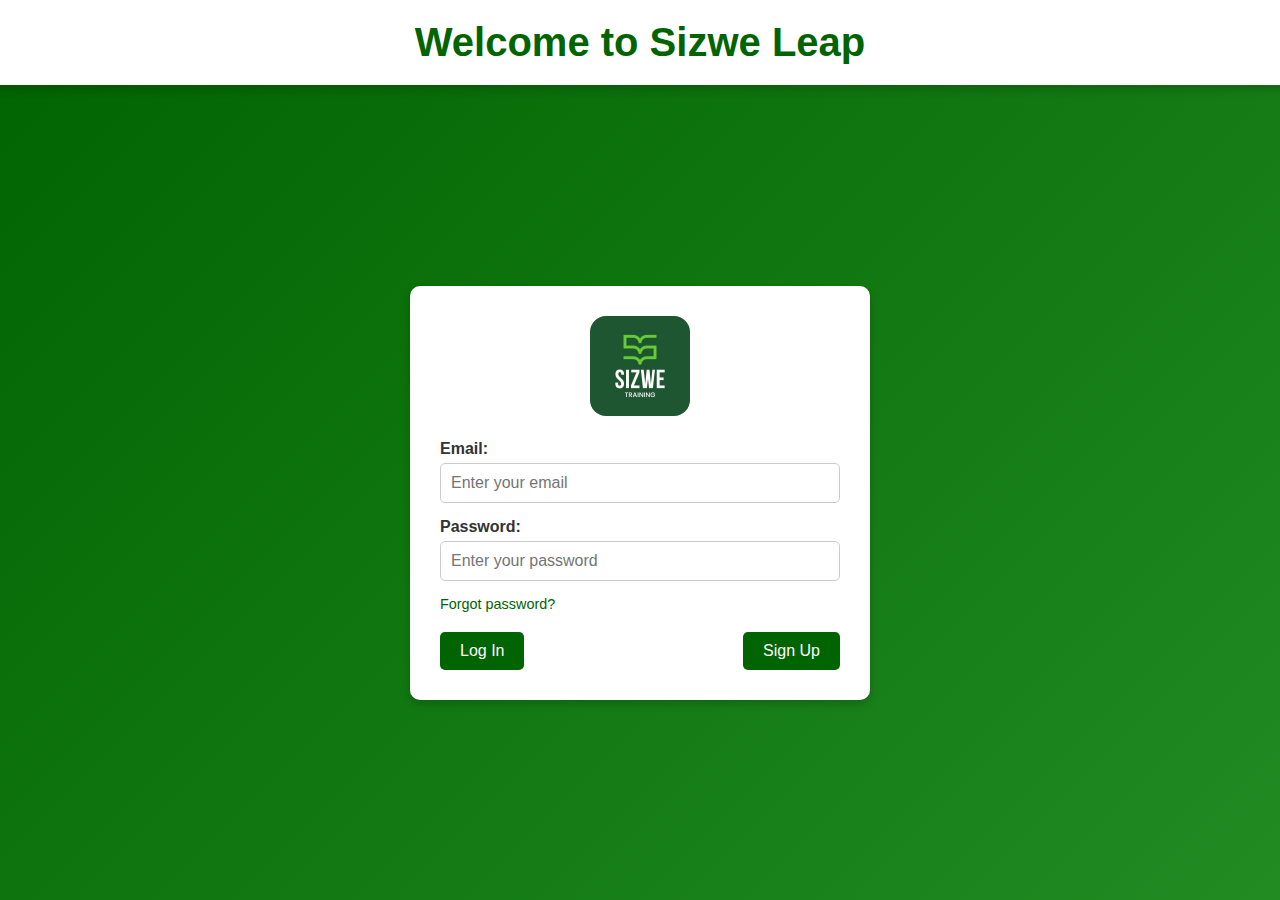
<file: pages/Login.html>
<!DOCTYPE html>
<html lang="en">
<head>
    <meta charset="UTF-8">
    <meta name="viewport" content="width=device-width, initial-scale=1.0">
    <title>Login</title>
    <link rel="stylesheet" href="../css/Login(include).css"> <!-- Link to the CSS file -->
</head>

<body>
<!--WELCOME TO SIZWE LEAP-->
<header>
<h1>Welcome to Sizwe Leap</h1>
</header>
<!--END OF WELCOME TO SIZWE LEAP-->

<!--LOGIN FORM-->
<main>
<section id="auth-section">
<form id="auth-form">

<!--LOGO-->
<div id="logo-container"> 
<img src="../images/sizwe_training_logo.jpeg" id="form-logo">    
</div>
<!--END OF LOGO-->

 <!--EMAIL INPUT-->   
<label for="email">Email:</label>
<input type="email" id="email" name="email" placeholder="Enter your email" required>
<!--END OF EMAIL INPUT-->

<!--USERNAME INPUT-->
<label for="password">Password:</label>
<input type="password" id="password" name="password" placeholder="Enter your password" required>
<!--END OF USERNAME INPUT-->

<!--FORGOT PASSWORD LINK-->
<a href="#" id="forgot-password">Forgot password?</a>
<!--END OF FORGOT PASSWORD LINK-->

<!--LOGIN AND SIGNUP BUTTONS-->
<div id="auth-buttons">
<a href="dashboard.html"><button type="button" id="login-button">Log In</button></a>
<button type="button" id="signup-button">Sign Up</button>
<!--END OF LOGIN AND SIGNUP BUTTONS-->

</div>
</form>
</section>
</main>
</body>
</html>
</file>
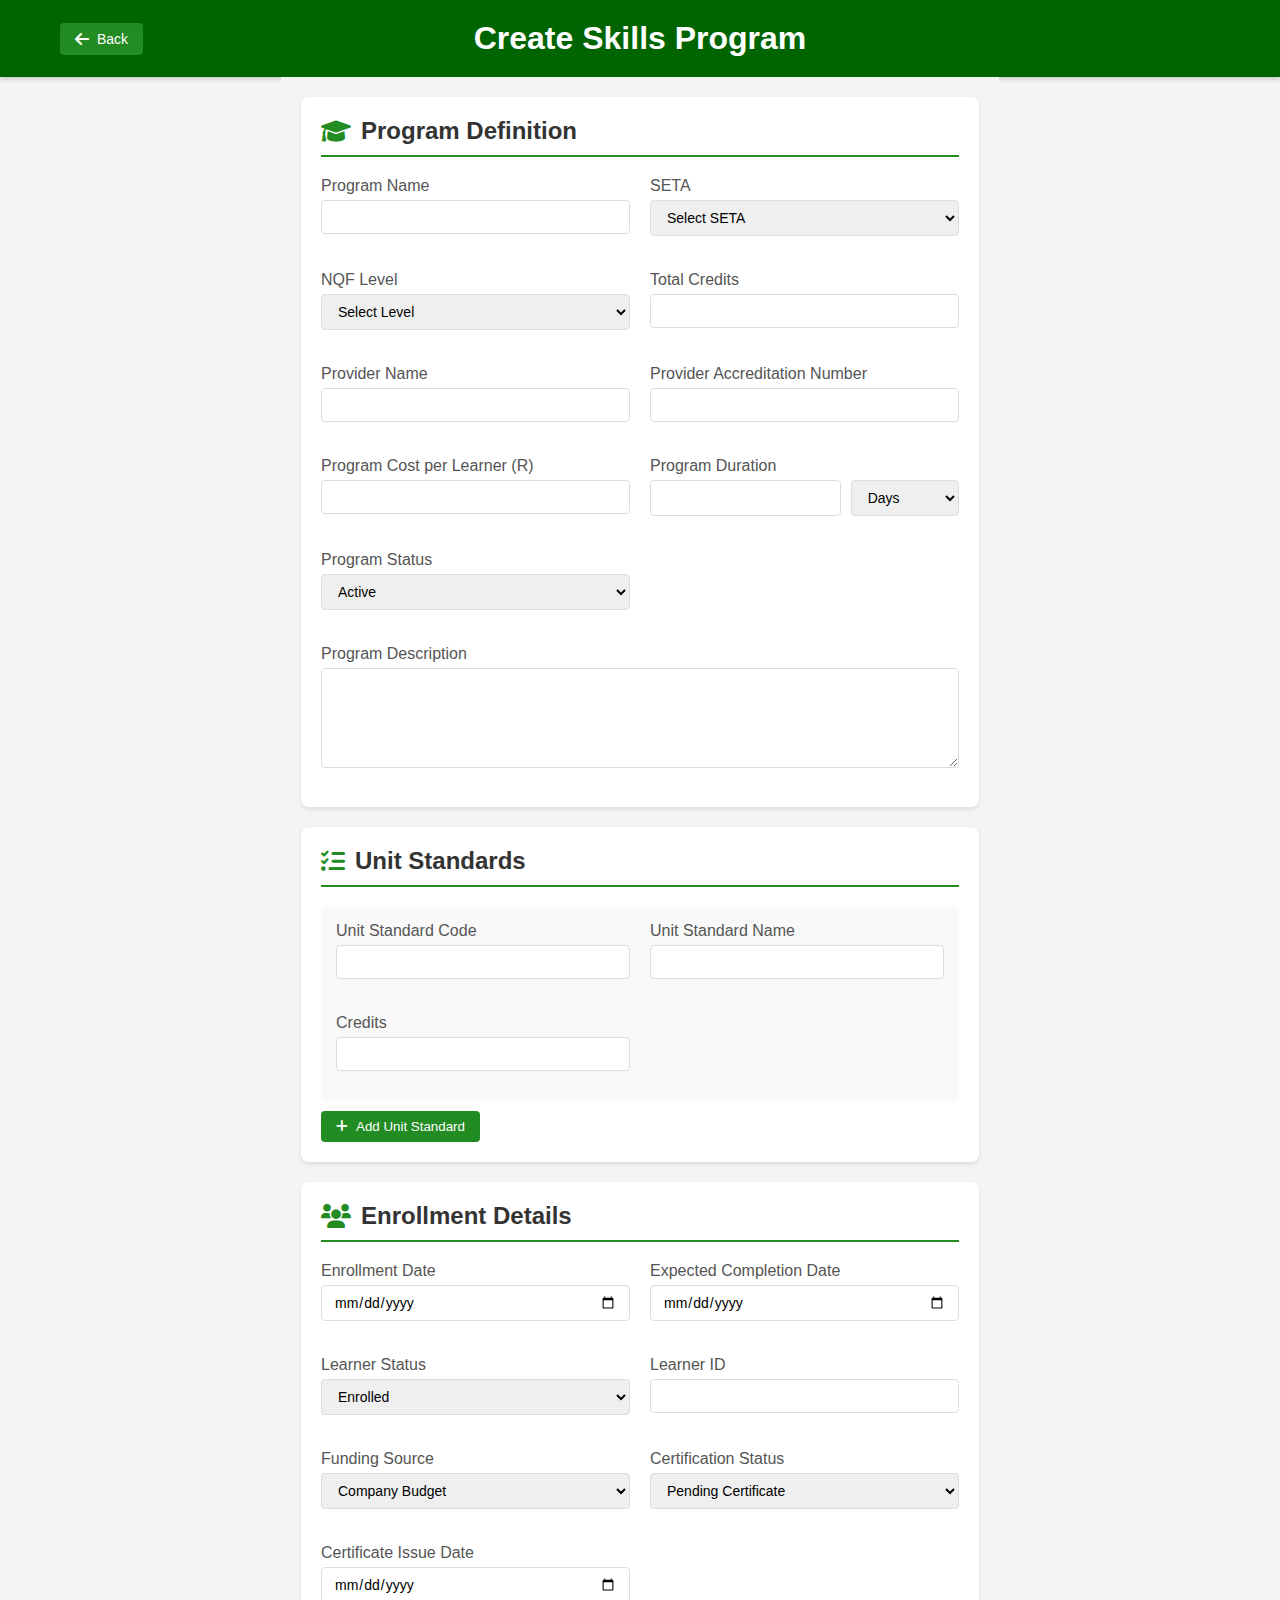
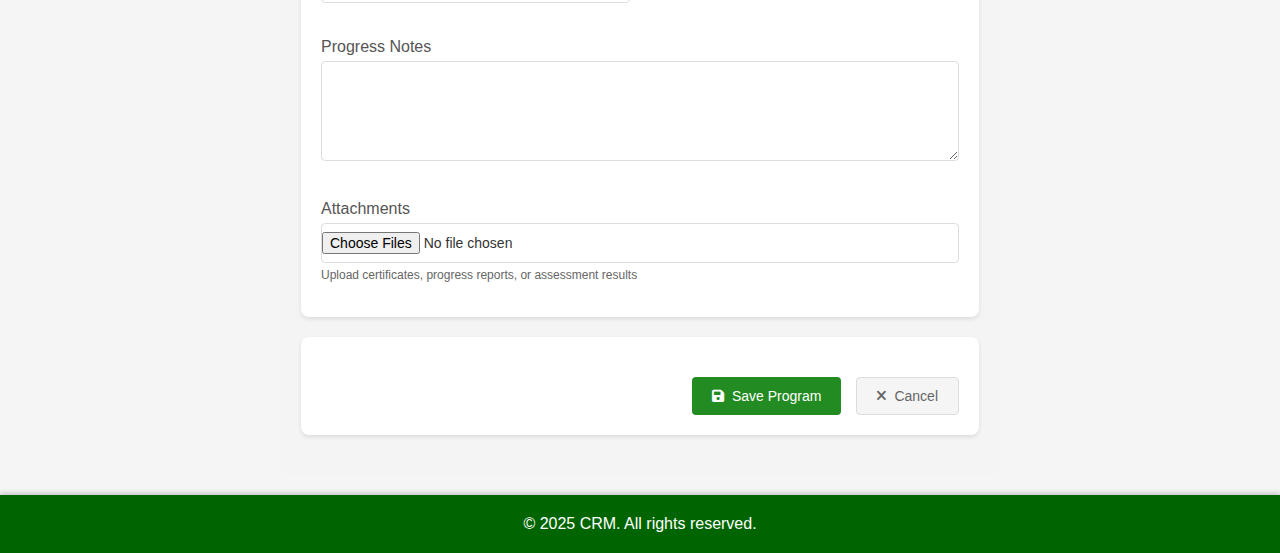
<file: pages/skillsconcept.html>
<!DOCTYPE html>
<html lang="en">
<head>
    <meta charset="UTF-8">
    <meta name="viewport" content="width=device-width, initial-scale=1.0">
    <title>Skills Program Creation</title>
    <script src="../js/scripts.js"></script>
    <link rel="stylesheet" href="../css/style.css">
    <link rel="stylesheet" href="../css/skillsconcept.css">
    <link rel="stylesheet" href="https://cdnjs.cloudflare.com/ajax/libs/font-awesome/6.0.0-beta3/css/all.min.css">
</head>
<body>
    
<!-- Main content area -->
<div class="main-content">
    <header class="header">
        <div class="header-content">
            <button class="back-btn" onclick="window.location.href='clientmanagement.html'">
                <i class="fas fa-arrow-left"></i> Back
            </button>
            <h1>Create Skills Program</h1>
        </div>
    </header>

    <main class="skills-form">
        <form id="skillsProgram">
            <!-- Program Definition Section -->
            <section class="program-section">
                <h2><i class="fas fa-graduation-cap"></i> Program Definition</h2>
                
                <div class="form-grid">
                    <div class="form-group">
                        <label for="programName">Program Name</label>
                        <input type="text" id="programName" name="programName" required>
                    </div>
                    <div class="form-group">
                        <label for="seta">SETA</label>
                        <select id="seta" name="seta" required>
                            <option value="">Select SETA</option>
                            <option value="services">SERVICES SETA</option>
                            <option value="lgseta">LGSETA</option>
                            <option value="wrseta">W&RSETA</option>
                        </select>
                    </div>
                    <div class="form-group">
                        <label for="nqfLevel">NQF Level</label>
                        <select id="nqfLevel" name="nqfLevel" required>
                            <option value="">Select Level</option>
                            <option value="1">NQF Level 1</option>
                            <option value="2">NQF Level 2</option>
                            <option value="3">NQF Level 3</option>
                            <option value="4">NQF Level 4</option>
                            <option value="5">NQF Level 5</option>
                        </select>
                    </div>
                    <div class="form-group">
                        <label for="totalCredits">Total Credits</label>
                        <input type="number" id="totalCredits" name="totalCredits" min="0" required>
                    </div>
                    <div class="form-group">
                        <label for="providerName">Provider Name</label>
                        <input type="text" id="providerName" name="providerName" required>
                    </div>
                    <div class="form-group">
                        <label for="providerAccreditation">Provider Accreditation Number</label>
                        <input type="text" id="providerAccreditation" name="providerAccreditation" required>
                    </div>
                    <div class="form-group">
                        <label for="programCost">Program Cost per Learner (R)</label>
                        <input type="number" id="programCost" name="programCost" step="0.01" required>
                    </div>
                    <div class="form-group">
                        <label for="programDuration">Program Duration</label>
                        <div class="duration-input">
                            <input type="number" id="durationValue" name="durationValue" min="1" required>
                            <select id="durationUnit" name="durationUnit" required>
                                <option value="days">Days</option>
                                <option value="weeks">Weeks</option>
                                <option value="months">Months</option>
                                <option value="hours">Hours</option>
                            </select>
                        </div>
                    </div>
                    <div class="form-group">
                        <label for="programStatus">Program Status</label>
                        <select id="programStatus" name="programStatus" required>
                            <option value="active">Active</option>
                            <option value="inactive">Inactive</option>
                            <option value="planned">Planned</option>
                            <option value="archived">Archived</option>
                        </select>
                    </div>
                    <div class="form-group full-width">
                        <label for="programDescription">Program Description</label>
                        <textarea id="programDescription" name="programDescription" rows="4" required></textarea>
                    </div>
                </div>
            </section>

            <!-- Unit Standards Section -->
            <section class="program-section">
                <h2><i class="fas fa-list-check"></i> Unit Standards</h2>
                
                <div id="unitStandardsList">
                    <div class="unit-standard-item">
                        <div class="form-grid">
                            <div class="form-group">
                                <label>Unit Standard Code</label>
                                <input type="text" name="unitStandardCode[]" required>
                            </div>
                            <div class="form-group">
                                <label>Unit Standard Name</label>
                                <input type="text" name="unitStandardName[]" required>
                            </div>
                            <div class="form-group">
                                <label>Credits</label>
                                <input type="number" name="unitStandardCredits[]" min="0" required>
                            </div>
                        </div>
                    </div>
                </div>
                <button type="button" class="add-unit-btn" onclick="addUnitStandard()">
                    <i class="fas fa-plus"></i> Add Unit Standard
                </button>
            </section>

            <!-- Enrollment Details Section -->
            <section class="program-section">
                <h2><i class="fas fa-users"></i> Enrollment Details</h2>
                
                <div class="form-grid">
                    <div class="form-group">
                        <label for="enrollmentDate">Enrollment Date</label>
                        <input type="date" id="enrollmentDate" name="enrollmentDate" required>
                    </div>
                    <div class="form-group">
                        <label for="expectedCompletion">Expected Completion Date</label>
                        <input type="date" id="expectedCompletion" name="expectedCompletion" required>
                    </div>
                    <div class="form-group">
                        <label for="learnerStatus">Learner Status</label>
                        <select id="learnerStatus" name="learnerStatus" required>
                            <option value="enrolled">Enrolled</option>
                            <option value="in-progress">In Progress</option>
                            <option value="completed">Completed</option>
                            <option value="withdrawn">Withdrawn</option>
                            <option value="failed">Failed</option>
                            <option value="unemployed">Unemployed</option>
                            <option value="employed">Employed</option>
                        </select>
                    </div>
                    <div class="form-group">
                        <label for="learnerId">Learner ID</label>
                        <input type="text" id="learnerId" name="learnerId">
                    </div>
                    <div class="form-group">
                        <label for="fundingSource">Funding Source</label>
                        <select id="fundingSource" name="fundingSource" required>
                            <option value="company">Company Budget</option>
                            <option value="seta">SETA Grant</option>
                            <option value="employee">Employee Contribution</option>
                        </select>
                    </div>
                    <div class="form-group">
                        <label for="certificationStatus">Certification Status</label>
                        <select id="certificationStatus" name="certificationStatus" required>
                            <option value="pending">Pending Certificate</option>
                            <option value="certified">Certified</option>
                            <option value="issued">Certificate Issued</option>
                        </select>
                    </div>
                    <div class="form-group">
                        <label for="certificateDate">Certificate Issue Date</label>
                        <input type="date" id="certificateDate" name="certificateDate">
                    </div>
                    <div class="form-group full-width">
                        <label for="progressNotes">Progress Notes</label>
                        <textarea id="progressNotes" name="progressNotes" rows="4"></textarea>
                    </div>
                    <div class="form-group full-width">
                        <label for="attachments">Attachments</label>
                        <input type="file" id="attachments" name="attachments" multiple>
                        <small>Upload certificates, progress reports, or assessment results</small>
                    </div>
                </div>
            </section>

            <!-- Submit Section -->
            <section class="program-section">
                <div class="form-actions">
                    <button type="submit" class="submit-btn">
                        <i class="fas fa-save"></i> Save Program
                    </button>
                    <button type="button" class="cancel-btn" onclick="window.location.href='clientmanagement.html'">
                        <i class="fas fa-times"></i> Cancel
                    </button>
                </div>
            </section>
        </form>
    </main>

    <footer>
        <p>&copy; 2025 CRM. All rights reserved.</p>
    </footer>
</div>

</body>
</html>
</file>
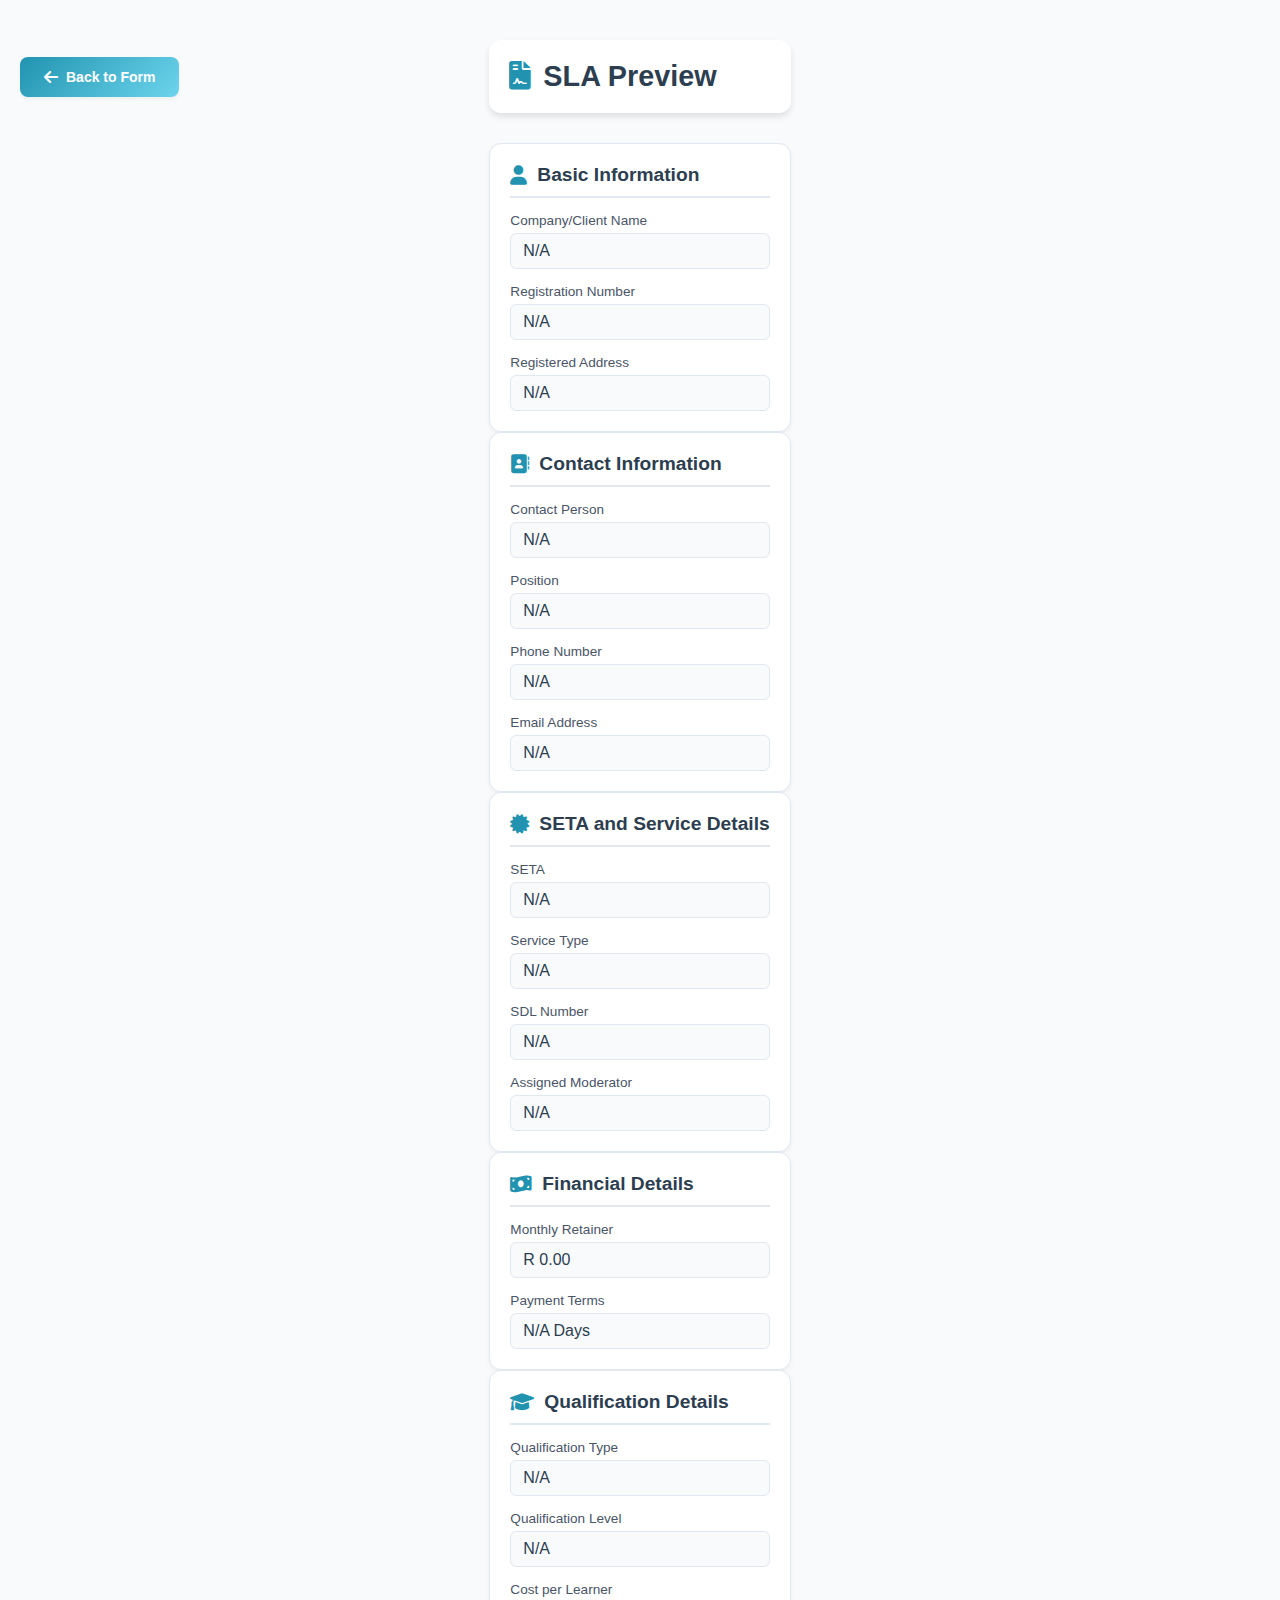
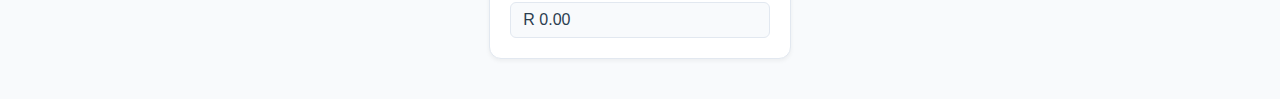
<file: pages/sla-preview.html>
<!DOCTYPE html>
<html lang="en">
<head>
    <meta charset="UTF-8">
    <meta name="viewport" content="width=device-width, initial-scale=1.0">
    <title>SLA Preview</title>
    <link rel="stylesheet" href="../css/style.css">
    <link rel="stylesheet" href="../css/clientconcept.css">
    <link rel="stylesheet" href="https://cdnjs.cloudflare.com/ajax/libs/font-awesome/6.0.0-beta3/css/all.min.css">
    <link href="https://fonts.googleapis.com/css2?family=Inter:wght@400;500;600;700&display=swap" rel="stylesheet">
    <style>
        :root {
            --primary-color: #2193b0;
            --secondary-color: #6dd5ed;
            --text-primary: #2c3e50;
            --text-secondary: #4a5568;
            --bg-color: #f8fafc;
            --card-bg: #ffffff;
            --border-color: #e2e8f0;
            --shadow-sm: 0 2px 4px rgba(0,0,0,0.05);
            --shadow-md: 0 4px 6px rgba(0,0,0,0.1);
            --shadow-lg: 0 10px 15px rgba(0,0,0,0.1);
        }

        * {
            margin: 0;
            padding: 0;
            box-sizing: border-box;
        }

        body {
            background: var(--bg-color);
            margin: 0;
            padding: 20px;
            min-height: 100vh;
            font-family: 'Inter', sans-serif;
            color: var(--text-primary);
        }

        .preview-container {
            max-width: 1400px;
            margin: 0 auto;
            padding: 20px;
        }

        .preview-header {
            display: flex;
            justify-content: space-between;
            align-items: center;
            margin-bottom: 30px;
            padding: 20px;
            background: var(--card-bg);
            border-radius: 12px;
            box-shadow: var(--shadow-md);
        }

        .preview-title {
            font-size: 1.8em;
            color: var(--text-primary);
            margin: 0;
            display: flex;
            align-items: center;
            gap: 12px;
        }

        .preview-title i {
            color: var(--primary-color);
        }

        .back-btn {
            background: linear-gradient(135deg, var(--primary-color), var(--secondary-color));
            color: white;
            border: none;
            padding: 12px 24px;
            border-radius: 8px;
            cursor: pointer;
            display: inline-flex;
            align-items: center;
            gap: 8px;
            font-weight: 600;
            transition: all 0.3s ease;
            box-shadow: var(--shadow-sm);
        }

        .back-btn:hover {
            transform: translateY(-2px);
            box-shadow: var(--shadow-md);
        }

        .preview-grid {
            display: grid;
            grid-template-columns: repeat(auto-fit, minmax(300px, 1fr));
            gap: 20px;
            margin-bottom: 30px;
        }

        .preview-card {
            background: var(--card-bg);
            border-radius: 12px;
            padding: 20px;
            box-shadow: var(--shadow-sm);
            transition: all 0.3s ease;
            border: 1px solid var(--border-color);
        }

        .preview-card:hover {
            transform: translateY(-2px);
            box-shadow: var(--shadow-md);
        }

        .card-header {
            display: flex;
            align-items: center;
            gap: 10px;
            margin-bottom: 15px;
            padding-bottom: 10px;
            border-bottom: 2px solid var(--border-color);
        }

        .card-header i {
            color: var(--primary-color);
            font-size: 1.2em;
        }

        .card-header h2 {
            font-size: 1.2em;
            color: var(--text-primary);
            margin: 0;
        }

        .info-grid {
            display: grid;
            grid-template-columns: repeat(auto-fit, minmax(200px, 1fr));
            gap: 15px;
        }

        .info-item {
            display: flex;
            flex-direction: column;
            gap: 5px;
        }

        .info-label {
            font-size: 0.85em;
            color: var(--text-secondary);
            font-weight: 500;
        }

        .info-value {
            font-size: 1em;
            color: var(--text-primary);
            padding: 8px 12px;
            background: var(--bg-color);
            border-radius: 6px;
            border: 1px solid var(--border-color);
        }

        .service-card {
            background: var(--bg-color);
            border-radius: 8px;
            padding: 12px;
            margin-bottom: 10px;
            border: 1px solid var(--border-color);
            transition: all 0.3s ease;
        }

        .service-card:hover {
            transform: translateY(-2px);
            box-shadow: var(--shadow-sm);
        }

        .service-card.sla-service {
            background: linear-gradient(to right, rgba(33, 147, 176, 0.05), rgba(109, 213, 237, 0.05));
            border-left: 4px solid var(--primary-color);
        }

        .service-header {
            font-weight: 600;
            color: var(--text-primary);
            margin-bottom: 8px;
            display: flex;
            align-items: center;
            gap: 8px;
        }

        .service-header i {
            color: var(--primary-color);
        }

        .service-details {
            display: grid;
            grid-template-columns: repeat(auto-fit, minmax(150px, 1fr));
            gap: 12px;
        }

        .service-detail {
            font-size: 0.9em;
            padding: 8px;
            background: white;
            border-radius: 6px;
            border: 1px solid var(--border-color);
        }

        .service-detail strong {
            color: var(--text-secondary);
            font-weight: 500;
            display: block;
            margin-bottom: 4px;
        }

        .sla-badge {
            background: linear-gradient(135deg, var(--primary-color), var(--secondary-color));
            color: white;
            padding: 4px 8px;
            border-radius: 4px;
            font-size: 0.8em;
            font-weight: 500;
        }

        @media print {
            body {
                background: white;
                padding: 0;
            }
            .preview-container {
                box-shadow: none;
                padding: 0;
            }
            .back-btn {
                display: none;
            }
            .preview-card {
                break-inside: avoid;
                box-shadow: none;
                border: 1px solid #ddd;
            }
        }

        @media (max-width: 768px) {
            .preview-grid {
                grid-template-columns: 1fr;
            }
            .preview-header {
                flex-direction: column;
                gap: 15px;
                text-align: center;
            }
        }
    </style>
</head>
<body>
    <div class="preview-container">
        <div class="preview-header">
            <h1 class="preview-title">
                <i class="fas fa-file-contract"></i>
                SLA Preview
            </h1>
            <button class="back-btn" onclick="goBack()">
                <i class="fas fa-arrow-left"></i> Back to Form
            </button>
        </div>

        <div id="previewContent">
            <!-- Content will be populated by JavaScript -->
        </div>
    </div>

    <script>
        function goBack() {
            // Get the referrer URL
            const referrer = document.referrer;
            
            // If we came from the client concept form, go back there
            if (referrer.includes('clientconcept')) {
                window.location.href = 'clientconcept.html';
            } else if (referrer.includes('clientconcept-sol')) {
                window.location.href = 'clientconcept-sol.html';
            } else if (referrer.includes('clientconcept-seta')) {
                window.location.href = 'clientconcept-seta.html';
            } else {
                // Default fallback
                window.history.back();
            }
        }

        document.addEventListener('DOMContentLoaded', function() {
            const previewData = JSON.parse(sessionStorage.getItem('slaPreviewData') || '{}');
            const previewContent = document.getElementById('previewContent');

            // Basic Information Card
            previewContent.innerHTML += `
                <div class="preview-card">
                    <div class="card-header">
                        <i class="fas fa-user"></i>
                        <h2>Basic Information</h2>
                    </div>
                    <div class="info-grid">
                        <div class="info-item">
                            <span class="info-label">Company/Client Name</span>
                            <span class="info-value">${previewData.clientName || 'N/A'}</span>
                        </div>
                        <div class="info-item">
                            <span class="info-label">Registration Number</span>
                            <span class="info-value">${previewData.clientReg || 'N/A'}</span>
                        </div>
                        <div class="info-item">
                            <span class="info-label">Registered Address</span>
                            <span class="info-value">${previewData.clientAddress || 'N/A'}</span>
                        </div>
                    </div>
                </div>
            `;

            // Contact Information Card
            previewContent.innerHTML += `
                <div class="preview-card">
                    <div class="card-header">
                        <i class="fas fa-address-book"></i>
                        <h2>Contact Information</h2>
                    </div>
                    <div class="info-grid">
                        <div class="info-item">
                            <span class="info-label">Contact Person</span>
                            <span class="info-value">${previewData.contactPerson || 'N/A'}</span>
                        </div>
                        <div class="info-item">
                            <span class="info-label">Position</span>
                            <span class="info-value">${previewData.contactPosition || 'N/A'}</span>
                        </div>
                        <div class="info-item">
                            <span class="info-label">Phone Number</span>
                            <span class="info-value">${previewData.contactPhone || 'N/A'}</span>
                        </div>
                        <div class="info-item">
                            <span class="info-label">Email Address</span>
                            <span class="info-value">${previewData.contactEmail || 'N/A'}</span>
                        </div>
                    </div>
                </div>
            `;

            // SETA and Service Details Card
            previewContent.innerHTML += `
                <div class="preview-card">
                    <div class="card-header">
                        <i class="fas fa-certificate"></i>
                        <h2>SETA and Service Details</h2>
                    </div>
                    <div class="info-grid">
                        <div class="info-item">
                            <span class="info-label">SETA</span>
                            <span class="info-value">${previewData.seta || 'N/A'}</span>
                        </div>
                        <div class="info-item">
                            <span class="info-label">Service Type</span>
                            <span class="info-value">${previewData.service || 'N/A'}</span>
                        </div>
                        <div class="info-item">
                            <span class="info-label">SDL Number</span>
                            <span class="info-value">${previewData.sdlNumber || 'N/A'}</span>
                        </div>
                        <div class="info-item">
                            <span class="info-label">Assigned Moderator</span>
                            <span class="info-value">${previewData.moderator || 'N/A'}</span>
                        </div>
                    </div>
                </div>
            `;

            // Financial Details Card
            previewContent.innerHTML += `
                <div class="preview-card">
                    <div class="card-header">
                        <i class="fas fa-money-bill-wave"></i>
                        <h2>Financial Details</h2>
                    </div>
                    <div class="info-grid">
                        <div class="info-item">
                            <span class="info-label">Monthly Retainer</span>
                            <span class="info-value">R ${previewData.retainer || '0.00'}</span>
                        </div>
                        <div class="info-item">
                            <span class="info-label">Payment Terms</span>
                            <span class="info-value">${previewData.paymentTerms || 'N/A'} Days</span>
                        </div>
                    </div>
                </div>
            `;

            // Additional Services Card
            if (previewData['serviceType[]']) {
                const services = Array.isArray(previewData['serviceType[]']) 
                    ? previewData['serviceType[]'] 
                    : [previewData['serviceType[]']];
                const rates = Array.isArray(previewData['serviceRate[]']) 
                    ? previewData['serviceRate[]'] 
                    : [previewData['serviceRate[]']];
                const recurring = Array.isArray(previewData['serviceRecurring[]']) 
                    ? previewData['serviceRecurring[]'] 
                    : [previewData['serviceRecurring[]']];

                let servicesHtml = `
                    <div class="preview-card">
                        <div class="card-header">
                            <i class="fas fa-list"></i>
                            <h2>Additional Services</h2>
                        </div>
                `;
                
                services.forEach((service, index) => {
                    const isSLA = service.toLowerCase().includes('sla');
                    servicesHtml += `
                        <div class="service-card ${isSLA ? 'sla-service' : ''}">
                            <div class="service-header">
                                ${isSLA ? '<i class="fas fa-file-contract"></i>' : '<i class="fas fa-cog"></i>'}
                                Service ${index + 1}
                                ${isSLA ? '<span class="sla-badge">SLA</span>' : ''}
                            </div>
                            <div class="service-details">
                                <div class="service-detail">
                                    <strong>SLA</strong>
                                    ${service}
                                </div>
                                <div class="service-detail">
                                    <strong>Rate</strong>
                                    R ${rates[index] || '0.00'}
                                </div>
                                <div class="service-detail">
                                    <strong>Recurring</strong>
                                    ${recurring[index] ? 'Yes' : 'No'}
                                </div>
                            </div>
                        </div>
                    `;
                });

                servicesHtml += '</div>';
                previewContent.innerHTML += servicesHtml;
            }

            // Qualification Details Card
            previewContent.innerHTML += `
                <div class="preview-card">
                    <div class="card-header">
                        <i class="fas fa-graduation-cap"></i>
                        <h2>Qualification Details</h2>
                    </div>
                    <div class="info-grid">
                        <div class="info-item">
                            <span class="info-label">Qualification Type</span>
                            <span class="info-value">${previewData.qualificationType ? previewData.qualificationType.replace(/_/g, ' ').replace(/\b\w/g, l => l.toUpperCase()) : 'N/A'}</span>
                        </div>
                        <div class="info-item">
                            <span class="info-label">Qualification Level</span>
                            <span class="info-value">${previewData.qualificationLevel ? previewData.qualificationLevel.replace(/_/g, ' ').replace(/\b\w/g, l => l.toUpperCase()) : 'N/A'}</span>
                        </div>
                        <div class="info-item">
                            <span class="info-label">Cost per Learner</span>
                            <span class="info-value">R ${previewData.costPerLearner || '0.00'}</span>
                        </div>
                    </div>
                </div>
            `;
        });
    </script>
</body>
</html>
</file>
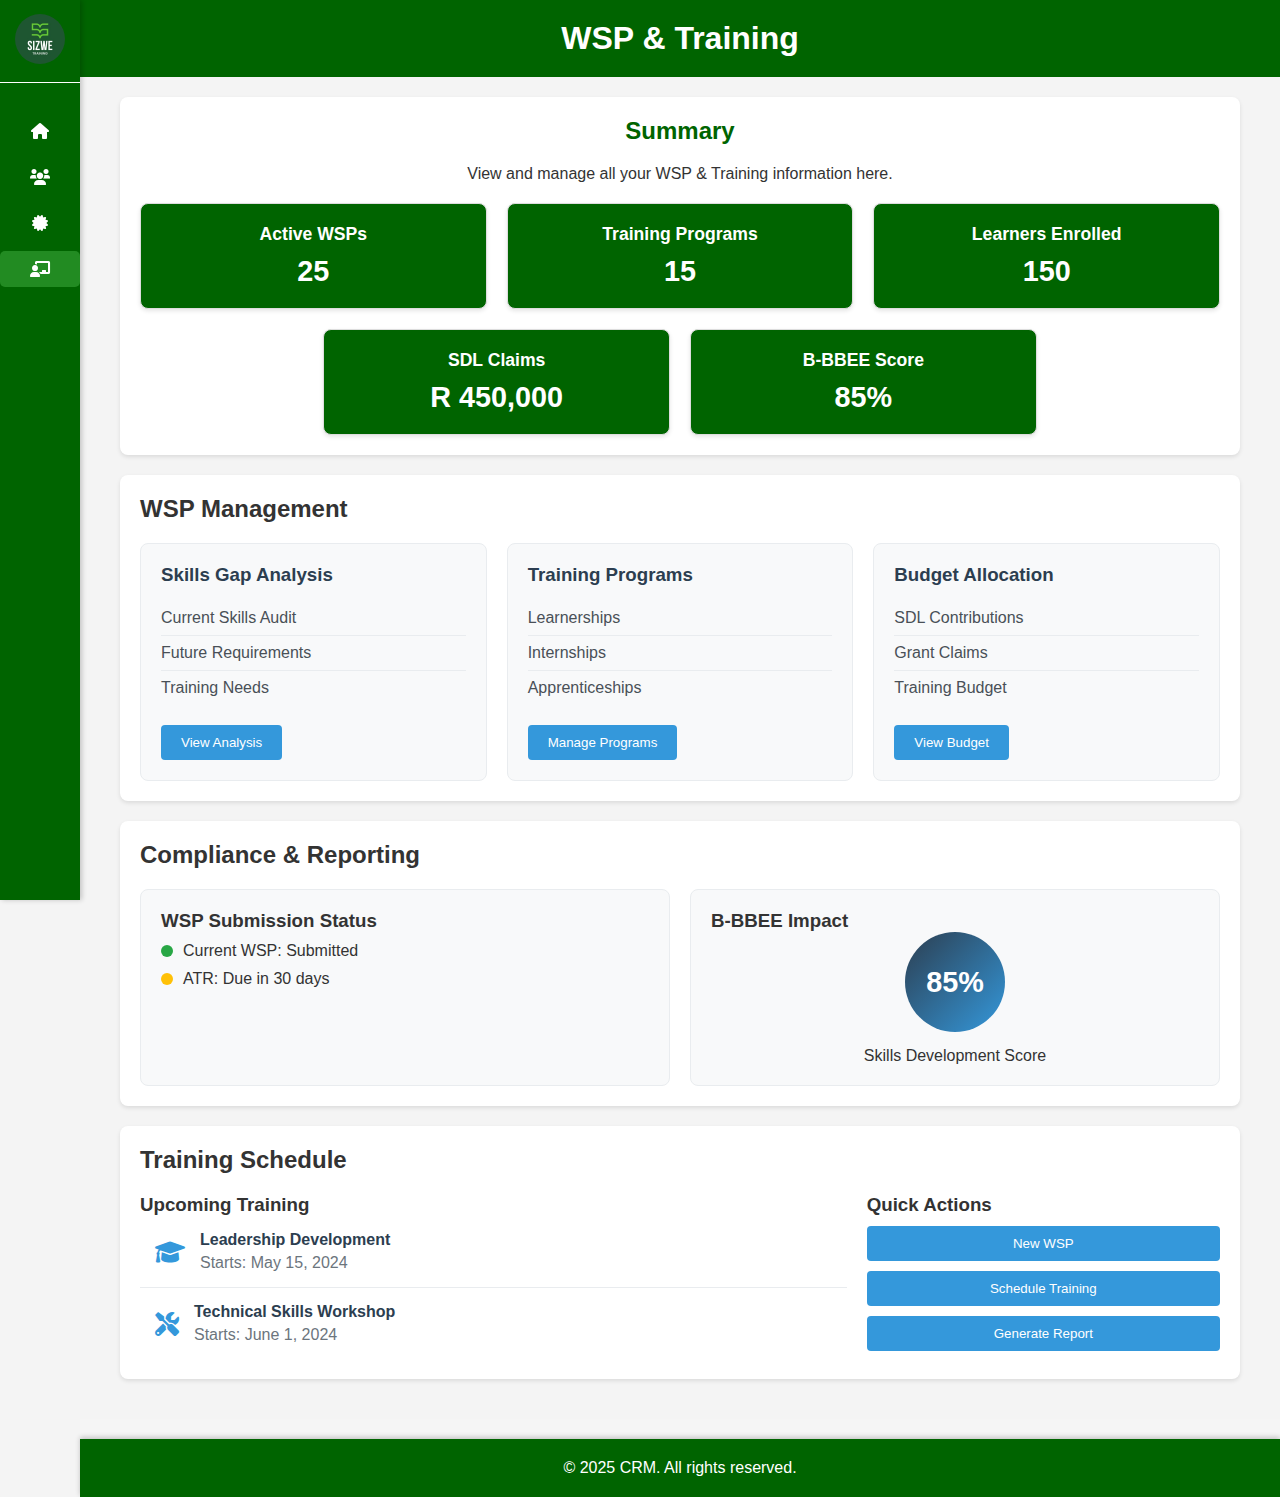
<file: pages/wsp-training.html>
<!DOCTYPE html>
<html lang="en">
<head>
    <meta charset="UTF-8">
    <meta name="viewport" content="width=device-width, initial-scale=1.0">
    <title>WSP & Training</title>
    <script src="../js/scripts.js" defer></script>
    <link rel="stylesheet" href="../css/style.css">
    <link rel="stylesheet" href="../css/wsp-training.css">
    <link rel="stylesheet" href="https://cdnjs.cloudflare.com/ajax/libs/font-awesome/6.0.0-beta3/css/all.min.css">
</head>
<body>
    
<!-- Sidebar -->
<div class="sidebar collapsed">
    <div class="sidebar-header">
        <img src="../images/sizwe_training_logo.jpeg" alt="Sizwe Training Logo" class="sidebar-logo" id="toggle-sidebar">
    </div>
    <nav class="sidebar-nav">
        <ul>
            <li><a href="dashboard.html"><i class="fas fa-home"></i> <span>Dashboard</span></a></li>
            <li><a href="clientmanagement.html"><i class="fas fa-users"></i> <span>Clients</span></a></li>
            <li><a href="accreditation.html"><i class="fas fa-certificate"></i> <span>Accreditation</span></a></li>
            <li><a href="wsp-training.html" class="active"><i class="fas fa-chalkboard-teacher"></i> <span>WSP & Training</span></a></li>
        </ul>
    </nav>
</div>

<!-- Main content area -->
<div class="main-content">
    <header class="header">
        <h1>WSP & Training</h1>
    </header>
    <main>
        <!-- WSP Overview Section -->
        <section class="accreditation-overview">
            <div class="section-header">
                <h2>Summary</h2>
            </div>
            <p>View and manage all your WSP & Training information here.</p>
            <div class="cards">
                <div class="card" style="grid-column: 1 / span 2;">
                    <h2>Active WSPs</h2>
                    <p>25</p>
                </div>

                <div class="card" style="grid-column: 3 / span 2;">
                    <h2>Training Programs</h2>
                    <p>15</p>
                </div>

                <div class="card" style="grid-column: 5 / span 2;">
                    <h2>Learners Enrolled</h2>
                    <p>150</p>
                </div>

                <div class="card" style="grid-column: 2 / span 2;">
                    <h2>SDL Claims</h2>
                    <p>R 450,000</p>
                </div>

                <div class="card" style="grid-column: 4 / span 2;">
                    <h2>B-BBEE Score</h2>
                    <p>85%</p>
                </div>
            </div>
        </section>

        <!-- WSP Management Section -->
        <section class="wsp-management">
            <h2>WSP Management</h2>
            <div class="wsp-grid">
                <div class="wsp-card">
                    <h3>Skills Gap Analysis</h3>
                    <ul>
                        <li>Current Skills Audit</li>
                        <li>Future Requirements</li>
                        <li>Training Needs</li>
                    </ul>
                    <button class="action-button">View Analysis</button>
                </div>
                <div class="wsp-card">
                    <h3>Training Programs</h3>
                    <ul>
                        <li>Learnerships</li>
                        <li>Internships</li>
                        <li>Apprenticeships</li>
                    </ul>
                    <button class="action-button">Manage Programs</button>
                </div>
                <div class="wsp-card">
                    <h3>Budget Allocation</h3>
                    <ul>
                        <li>SDL Contributions</li>
                        <li>Grant Claims</li>
                        <li>Training Budget</li>
                    </ul>
                    <button class="action-button">View Budget</button>
                </div>
            </div>
        </section>

        <!-- Compliance Section -->
        <section class="compliance-section">
            <h2>Compliance & Reporting</h2>
            <div class="compliance-grid">
                <div class="compliance-card">
                    <h3>WSP Submission Status</h3>
                    <div class="status-indicator">
                        <span class="status-dot active"></span>
                        <span>Current WSP: Submitted</span>
                    </div>
                    <div class="status-indicator">
                        <span class="status-dot pending"></span>
                        <span>ATR: Due in 30 days</span>
                    </div>
                </div>
                <div class="compliance-card">
                    <h3>B-BBEE Impact</h3>
                    <div class="bbee-score">
                        <div class="score-circle">
                            <span>85%</span>
                        </div>
                        <p>Skills Development Score</p>
                    </div>
                </div>
            </div>
        </section>

        <!-- Training Calendar Section -->
        <section class="training-calendar">
            <h2>Training Schedule</h2>
            <div class="calendar-grid">
                <div class="upcoming-training">
                    <h3>Upcoming Training</h3>
                    <ul class="training-list">
                        <li>
                            <i class="fas fa-graduation-cap"></i>
                            <div class="training-info">
                                <h4>Leadership Development</h4>
                                <p>Starts: May 15, 2024</p>
                            </div>
                        </li>
                        <li>
                            <i class="fas fa-tools"></i>
                            <div class="training-info">
                                <h4>Technical Skills Workshop</h4>
                                <p>Starts: June 1, 2024</p>
                            </div>
                        </li>
                    </ul>
                </div>
                <div class="quick-actions">
                    <h3>Quick Actions</h3>
                    <button class="action-button">New WSP</button>
                    <button class="action-button">Schedule Training</button>
                    <button class="action-button">Generate Report</button>
                </div>
            </div>
        </section>
    </main>
    <footer>
        <p>&copy; 2025 CRM. All rights reserved.</p>
    </footer>
</div>

</body>
</html>
</file>
<file: css/Login(include).css>
body {
    font-family: 'Arial', sans-serif;
    margin: 0;
    padding: 0;
    background: linear-gradient(135deg, #006400, #228B22); /* Bottle green gradient */
    color: #fff;
    display: flex;
    flex-direction: column;
    align-items: center;
    height: 100vh;
    overflow: hidden; /* Prevent scrolling */
}

header {
    width: 100%;
    text-align: center;
    padding: 20px;
    background-color: #fff ; /* Bottle green */
    color: #006400;
    box-shadow: 0 4px 10px rgba(0, 0, 0, 0.2);
}

header h1 {
    margin: 0;
    font-size: 2.5rem;
    font-weight: bold;
}

main {
    flex: 1;
    display: flex;
    justify-content: center;
    align-items: center;
    width: 100%;
}

#auth-section {
    background: #fff;
    color: #333;
    padding: 30px;
    border-radius: 10px;
    box-shadow: 0 4px 10px rgba(0, 0, 0, 0.2);
    width: 100%;
    max-width: 400px;
}

#auth-form {
    display: flex;
    flex-direction: column;
}

#auth-form label {
    margin-bottom: 5px;
    font-weight: bold;
}

#auth-form input {
    padding: 10px;
    margin-bottom: 15px;
    border: 1px solid #ccc;
    border-radius: 5px;
    font-size: 1rem;
}

#auth-form input:focus {
    border-color: #006400; /* Bottle green */
    outline: none;
    box-shadow: 0 0 5px rgba(0, 100, 0, 0.5);
}

#forgot-password {
    display: inline-block;
    margin-bottom: 20px;
    color: #006400; /* Bottle green */
    text-decoration: none;
    font-size: 0.9rem;
    transition: color 0.3s ease;
}

#forgot-password:hover {
    color: #228B22; /* Lighter green */
}

#auth-buttons {
    display: flex;
    justify-content: space-between;
}

#auth-buttons button {
    padding: 10px 20px;
    border: none;
    border-radius: 5px;
    font-size: 1rem;
    cursor: pointer;
    transition: background-color 0.3s ease, transform 0.2s ease;
}

#login-button {
    background-color: #006400; /* Bottle green */
    color: #fff;
}

#login-button:hover {
    background-color: #228B22; /* Lighter green */
    transform: scale(1.05);
}

#signup-button {
    background-color: #006400; /* Bottle green */
    color: #fff;
}

#signup-button:hover {
    background-color: #228B22; /* Lighter green */
    transform: scale(1.05);
}

@media (max-width: 480px) {
    #auth-section {
        padding: 20px;
    }

    header h1 {
        font-size: 2rem;
    }
}

/* Logo container styling */
#logo-container {
    text-align: center;
    margin-bottom: 20px;
}

#form-logo {
    max-width: 100%;
    height: auto;
    max-height: 100px; /* Adjust the height as needed */
    border-radius: 16%;
}
</file>
<file: css/accreditations.css>
/* Layout Constants */
:root {
    --max-width: 1400px;
    --grid-gap: 1.25rem;
    --section-padding: 1.25rem;
    --card-radius: 12px;
    --header-height: 84px;
    --transition-speed: 0.4s;
    --scrollbar-width: 6px;
    --content-height: calc(100vh - var(--header-height));
    --carousel-item-width: 100%;
    --carousel-gap: 2rem;
    --carousel-nav-size: 48px;
    --carousel-shadow: 0 8px 24px rgba(0, 0, 0, 0.12);
}

/* Main Content Styles */
.content {
    padding: var(--section-padding);
    max-width: var(--max-width);
    margin: 0 auto;
    display: grid;
    grid-template-rows: auto 1fr;
    gap: var(--grid-gap);
    height: var(--content-height);
    overflow: hidden;
    position: relative;
}

/* Header Styles */
.header {
    background: #006400;
    height: var(--header-height);
    padding: 0 var(--section-padding);
    box-shadow: 0 1px 3px rgba(0, 0, 0, 0.05);
    position: sticky;
    top: 0;
    z-index: 100;
}

.header-content {
    max-width: var(--max-width);
    margin: 0 auto;
    height: 100%;
    display: flex;
    justify-content: center;
    align-items: center;
}

.header-content h1 {
    color: #fff;
    font-size: 2.2rem;
    margin: 0;
    font-weight: 700;
    letter-spacing: 0.5px;
}

.header-actions {
    display: flex;
    gap: 1rem;
    position: absolute;
    right: var(--section-padding);
}

/* Quick Stats Section */
.quick-stats {
    margin-bottom: var(--grid-gap);
    position: relative;
    padding: 0.5rem 0;
}

.quick-stats::after {
    content: '';
    position: absolute;
    right: 0;
    top: 0;
    bottom: 0;
    width: 60px;
    background: linear-gradient(to right, transparent, #fff);
    pointer-events: none;
    z-index: 1;
}

.stats-grid {
    display: grid;
    grid-template-columns: repeat(4, minmax(260px, 1fr));
    gap: var(--grid-gap);
    max-width: var(--max-width);
    margin: 0 auto;
    padding: 0.5rem;
    overflow-x: auto;
    scroll-snap-type: x mandatory;
    scrollbar-width: none;
    -ms-overflow-style: none;
}

.stats-grid::-webkit-scrollbar {
    display: none;
}

.stat-card {
    scroll-snap-align: start;
    background: white;
    border-radius: var(--card-radius);
    padding: 1.25rem;
    display: flex;
    align-items: center;
    gap: 1.25rem;
    box-shadow: 0 1px 3px rgba(0, 0, 0, 0.05);
    height: 100%;
    min-height: 100px;
    position: relative;
    overflow: hidden;
}

.stat-card.primary {
    border-left: 4px solid #006400;
}

.stat-card.warning {
    border-left: 4px solid #ffa500;
}

.stat-card.success {
    border-left: 4px solid #28a745;
}

.stat-card.info {
    border-left: 4px solid #17a2b8;
}

.stat-icon {
    width: 48px;
    height: 48px;
    border-radius: 8px;
    display: flex;
    align-items: center;
    justify-content: center;
    font-size: 1.5rem;
}

.primary .stat-icon {
    background: rgba(0, 100, 0, 0.1);
    color: #006400;
}

.warning .stat-icon {
    background: rgba(255, 165, 0, 0.1);
    color: #ffa500;
}

.success .stat-icon {
    background: rgba(40, 167, 69, 0.1);
    color: #28a745;
}

.info .stat-icon {
    background: rgba(23, 162, 184, 0.1);
    color: #17a2b8;
}

.stat-info h3 {
    margin: 0;
    font-size: 0.9rem;
    color: #666;
}

.stat-value {
    font-size: 1.8rem;
    font-weight: 600;
    margin: 0.25rem 0;
    color: #333;
}

.stat-trend {
    font-size: 0.85rem;
    color: #666;
}

.stat-trend.positive {
    color: #28a745;
}

/* Content Grid Carousel */
.content-grid {
    position: relative;
    width: 100%;
    height: 100%;
    overflow: hidden;
    display: flex;
    align-items: center;
    background: linear-gradient(to right, #f8f9fa, #ffffff, #f8f9fa);
    border-radius: var(--card-radius);
    box-shadow: var(--carousel-shadow);
    padding: 1rem;
}

.carousel-container {
    position: relative;
    width: 100%;
    height: 100%;
    overflow: hidden;
    touch-action: pan-y pinch-zoom;
    perspective: 1000px;
}

.carousel-track {
    display: flex;
    transition: transform var(--transition-speed) cubic-bezier(0.4, 0, 0.2, 1);
    height: 100%;
    gap: 0;
    will-change: transform;
    padding: 0;
    width: 100%;
}

.carousel-item {
    flex: 0 0 100%;
    width: 100%;
    height: 100%;
    display: flex;
    align-items: stretch;
    justify-content: center;
    position: relative;
    padding: 0;
    opacity: 0.4;
    transform: scale(0.9) translateZ(-100px);
    transition: all var(--transition-speed) cubic-bezier(0.4, 0, 0.2, 1);
    filter: blur(1px);
}

.carousel-item.active {
    opacity: 1;
    transform: scale(1) translateZ(0);
    filter: blur(0);
    z-index: 2;
}

/* Carousel Navigation */
.carousel-nav {
    position: absolute;
    top: 50%;
    transform: translateY(-50%);
    width: 100%;
    display: flex;
    justify-content: space-between;
    padding: 0 1rem;
    pointer-events: none;
    z-index: 10;
}

.carousel-nav button {
    width: var(--carousel-nav-size);
    height: var(--carousel-nav-size);
    border-radius: 50%;
    background: white;
    border: none;
    cursor: pointer;
    display: flex;
    align-items: center;
    justify-content: center;
    pointer-events: auto;
    transition: all var(--transition-speed) ease;
    box-shadow: 0 4px 12px rgba(0, 0, 0, 0.1);
    position: relative;
    overflow: hidden;
    z-index: 20;
}

.carousel-nav button::before {
    content: '';
    position: absolute;
    inset: 0;
    background: radial-gradient(circle at center, rgba(0,100,0,0.1) 0%, transparent 70%);
    opacity: 0;
    transition: opacity var(--transition-speed) ease;
}

.carousel-nav button:hover {
    transform: scale(1.1);
    box-shadow: 0 6px 16px rgba(0, 0, 0, 0.15);
}

.carousel-nav button:hover::before {
    opacity: 1;
}

.carousel-nav button:active {
    transform: scale(0.95);
}

.carousel-nav button.prev {
    margin-right: auto;
}

.carousel-nav button.next {
    margin-left: auto;
}

/* Carousel Progress */
.carousel-progress {
    position: absolute;
    bottom: 0;
    left: 0;
    width: 100%;
    height: 4px;
    background: rgba(0, 0, 0, 0.1);
    z-index: 10;
    overflow: hidden;
}

.carousel-progress-bar {
    height: 100%;
    background: linear-gradient(to right, #006400, #00a000);
    width: 0;
    transition: width var(--transition-speed) linear;
    position: relative;
    overflow: hidden;
}

.carousel-progress-bar::after {
    content: '';
    position: absolute;
    top: 0;
    left: 0;
    right: 0;
    bottom: 0;
    background: linear-gradient(90deg, 
        transparent 0%, 
        rgba(255, 255, 255, 0.2) 50%, 
        transparent 100%);
    animation: progressShine 2s infinite;
}

@keyframes progressShine {
    0% { transform: translateX(-100%); }
    100% { transform: translateX(100%); }
}

/* Carousel Indicators */
.carousel-indicators {
    position: absolute;
    bottom: 1rem;
    left: 50%;
    transform: translateX(-50%);
    display: flex;
    gap: 0.75rem;
    z-index: 10;
    background: rgba(255, 255, 255, 0.9);
    padding: 0.75rem;
    border-radius: 30px;
    box-shadow: 0 4px 12px rgba(0, 0, 0, 0.1);
    backdrop-filter: blur(8px);
}

.carousel-indicator {
    width: 10px;
    height: 10px;
    border-radius: 50%;
    background: rgba(0, 0, 0, 0.2);
    cursor: pointer;
    transition: all var(--transition-speed) ease;
    position: relative;
    border: none;
    padding: 0;
    z-index: 20;
}

.carousel-indicator::before {
    content: '';
    position: absolute;
    inset: -4px;
    border-radius: 50%;
    background: transparent;
    transition: background var(--transition-speed) ease;
}

.carousel-indicator:hover::before {
    background: rgba(0, 100, 0, 0.1);
}

.carousel-indicator.active {
    background: #006400;
    transform: scale(1.2);
    box-shadow: 0 0 0 2px rgba(0, 100, 0, 0.2);
}

/* Card Section Styles */
.card-section {
    width: 100%;
    height: 100%;
    background: white;
    border-radius: var(--card-radius);
    padding: var(--section-padding);
    box-shadow: 0 4px 12px rgba(0, 0, 0, 0.05);
    display: flex;
    flex-direction: column;
    overflow: hidden;
    position: relative;
    transition: all var(--transition-speed) cubic-bezier(0.4, 0, 0.2, 1);
    will-change: transform;
    border: 1px solid rgba(0, 0, 0, 0.05);
}

.card-section:hover {
    transform: translateY(-2px);
    box-shadow: 0 8px 24px rgba(0, 0, 0, 0.1);
    border-color: rgba(0, 100, 0, 0.1);
}

.section-header {
    display: flex;
    justify-content: space-between;
    align-items: center;
    margin-bottom: 1.5rem;
    padding-bottom: 1rem;
    border-bottom: 1px solid rgba(0, 0, 0, 0.05);
}

.section-header h2 {
    margin: 0;
    font-size: 1.5rem;
    color: #333;
}

/* Metrics Grid */
.metrics-grid {
    display: grid;
    grid-template-columns: repeat(auto-fit, minmax(280px, 1fr));
    gap: 1.25rem;
    overflow-y: auto;
    padding: 0.5rem;
    scrollbar-width: thin;
    scrollbar-color: rgba(0, 0, 0, 0.1) transparent;
    flex: 1;
    position: relative;
    align-items: start;
    height: calc(100% - 80px);
}

.metrics-grid::-webkit-scrollbar {
    width: var(--scrollbar-width);
}

.metrics-grid::-webkit-scrollbar-track {
    background: transparent;
}

.metrics-grid::-webkit-scrollbar-thumb {
    background-color: rgba(0, 0, 0, 0.1);
    border-radius: var(--scrollbar-width);
}

/* Metric Card Styles */
.metric-card {
    background: #f8f9fa;
    border-radius: var(--card-radius);
    padding: 1.25rem;
    transition: all var(--transition-speed) ease;
    height: 100%;
    display: flex;
    flex-direction: column;
    position: relative;
    overflow: hidden;
    border: 1px solid rgba(0, 0, 0, 0.05);
    min-height: 200px;
    max-height: 250px;
}

.metric-card::before {
    content: '';
    position: absolute;
    inset: 0;
    background: linear-gradient(45deg, transparent, rgba(255, 255, 255, 0.1), transparent);
    transform: translateX(-100%);
    transition: transform 0.6s ease;
}

.metric-card:hover::before {
    transform: translateX(100%);
}

.metric-card:hover {
    transform: translateY(-2px);
    box-shadow: 0 4px 12px rgba(0, 0, 0, 0.05);
    border-color: rgba(0, 0, 0, 0.1);
}

.metric-header {
    display: flex;
    justify-content: space-between;
    align-items: center;
    margin-bottom: 1rem;
    gap: 0.5rem;
}

.metric-header h3 {
    margin: 0;
    font-size: 1.1rem;
    color: #333;
    flex: 1;
}

.metric-value {
    font-size: 1.5rem;
    font-weight: 600;
    margin: 0.5rem 0;
    color: #333;
}

.metric-details {
    margin-top: auto;
    padding-top: 1rem;
    border-top: 1px solid #eee;
    display: flex;
    flex-direction: column;
    gap: 0.5rem;
}

.metric-details span {
    display: flex;
    align-items: center;
    gap: 0.5rem;
    font-size: 0.9rem;
    color: #666;
}

.metric-details i {
    color: #006400;
    width: 16px;
    text-align: center;
}

/* Accordion Styles */
.accordion {
    border: 1px solid rgba(0, 0, 0, 0.05);
    border-radius: var(--card-radius);
    margin-bottom: 1rem;
    overflow: hidden;
    background: white;
}

.accordion-header {
    padding: 1rem;
    background: #f8f9fa;
    cursor: pointer;
    display: flex;
    justify-content: space-between;
    align-items: center;
    transition: all var(--transition-speed) ease;
    border-bottom: 1px solid transparent;
}

.accordion-header:hover {
    background: #f0f0f0;
}

.accordion-content {
    max-height: 0;
    overflow: hidden;
    transition: max-height var(--transition-speed) ease;
    background: white;
}

.accordion-content.active {
    max-height: 500px;
    padding: 1rem;
    border-top: 1px solid rgba(0, 0, 0, 0.05);
}

/* Button Styles */
.btn-primary, .btn-secondary {
    padding: 0.75rem 1.25rem;
    border-radius: 6px;
    font-weight: 500;
    display: flex;
    align-items: center;
    gap: 0.5rem;
    cursor: pointer;
    transition: all var(--transition-speed) ease;
    height: 40px;
    position: relative;
    overflow: hidden;
    border: 1px solid transparent;
}

.btn-primary {
    background: #006400;
    color: white;
}

.btn-primary:hover {
    background: #004d00;
    transform: translateY(-1px);
}

.btn-secondary {
    background: #f5f5f5;
    color: #333;
    border-color: rgba(0, 0, 0, 0.1);
}

.btn-secondary:hover {
    background: #e5e5e5;
    transform: translateY(-1px);
}

/* Status Badges */
.badge {
    padding: 0.25rem 0.75rem;
    border-radius: 20px;
    font-size: 0.75rem;
    font-weight: 500;
    display: inline-flex;
    align-items: center;
    gap: 0.25rem;
    position: relative;
    overflow: hidden;
    border: 1px solid transparent;
}

.badge.success {
    background: rgba(40, 167, 69, 0.1);
    color: #28a745;
    border-color: rgba(40, 167, 69, 0.2);
}

.badge.warning {
    background: rgba(255, 165, 0, 0.1);
    color: #ffa500;
    border-color: rgba(255, 165, 0, 0.2);
}

.badge.info {
    background: rgba(23, 162, 184, 0.1);
    color: #17a2b8;
    border-color: rgba(23, 162, 184, 0.2);
}

/* Footer Styles */
footer {
    text-align: center;
    padding: 1.5rem;
    background: #006400;
    color: #fff;
    font-size: 0.9rem;
    border-top: 1px solid rgba(255, 255, 255, 0.1);
    margin-top: var(--grid-gap);
}

/* Responsive Design */
@media (max-width: 1200px) {
    .stats-grid {
        grid-template-columns: repeat(2, 1fr);
    }
    
    .content {
        height: auto;
        overflow: visible;
    }

    .carousel-nav {
        padding: 0 0.5rem;
    }
    
    .carousel-nav button {
        width: 36px;
        height: 36px;
    }
    
    .carousel-item {
        padding: 1rem;
    }
}

@media (max-width: 992px) {
    .content-grid {
        grid-template-columns: 1fr;
    }
    
    .card-section {
        height: auto;
    }

    .carousel-indicators {
        bottom: 0.5rem;
        padding: 0.5rem;
    }
    
    .carousel-item {
        transform: scale(0.95) translateZ(-50px);
    }
}

@media (max-width: 768px) {
    :root {
        --section-padding: 1rem;
        --grid-gap: 1rem;
        --carousel-nav-size: 36px;
    }

    .header {
        height: auto;
        padding: 1rem;
    }

    .header-content {
        flex-direction: column;
        gap: 1rem;
        text-align: center;
    }

    .header-actions {
        width: 100%;
        justify-content: center;
    }

    .stats-grid {
        grid-template-columns: 1fr;
    }

    .metrics-grid {
        grid-template-columns: 1fr;
    }

    .stat-card {
        padding: 1rem;
    }

    .metric-card {
        padding: 1rem;
    }

    .carousel-nav button {
        width: var(--carousel-nav-size);
        height: var(--carousel-nav-size);
    }
    
    .carousel-indicators {
        bottom: 0.25rem;
        padding: 0.25rem;
        gap: 0.5rem;
    }
    
    .carousel-indicator {
        width: 8px;
        height: 8px;
    }
    
    .carousel-progress {
        height: 3px;
    }
    
    .carousel-item {
        transform: scale(0.9) translateZ(-25px);
    }
}

/* Loading State */
.carousel-loading {
    position: absolute;
    inset: 0;
    background: rgba(255, 255, 255, 0.9);
    display: flex;
    align-items: center;
    justify-content: center;
    z-index: 100;
    opacity: 0;
    pointer-events: none;
    transition: opacity var(--transition-speed) ease;
    backdrop-filter: blur(4px);
}

.carousel-loading.active {
    opacity: 1;
    pointer-events: auto;
}

/* Accessibility */
.carousel-nav button:focus-visible,
.carousel-indicator:focus-visible {
    outline: 2px solid #006400;
    outline-offset: 2px;
}

/* Reduced Motion */
@media (prefers-reduced-motion: reduce) {
    .carousel-track,
    .carousel-item,
    .carousel-nav button,
    .carousel-indicator,
    .card-section {
        transition: none;
    }
}

/* Ensure consistent spacing in section headers */
.section-actions {
    display: flex;
    gap: 0.5rem;
}

.btn-icon {
    width: 36px;
    height: 36px;
    display: flex;
    align-items: center;
    justify-content: center;
    border-radius: 8px;
    border: 1px solid rgba(0, 0, 0, 0.1);
    background: white;
    cursor: pointer;
    transition: all var(--transition-speed) ease;
}

.btn-icon:hover {
    background: #f8f9fa;
    border-color: rgba(0, 100, 0, 0.2);
}
</file>
<file: css/customer.css>
body {
    margin: 0;
    padding: 0;
    min-height: 100vh;
    display: flex;
    overflow-x: hidden;
}

.main-content {
    flex: 1;
    padding: 0;
    margin-left: 250px;
    min-height: 100vh;
    background-color: #f5f5f5;
    overflow-y: auto;
    display: flex;
    flex-direction: column;
}

/* When sidebar is collapsed */
.sidebar.collapsed + .main-content {
    margin-left: 60px;
}

/* Table container */
.accreditation-list {
    width: 100%;
    overflow-x: auto;
    margin-top: 20px;
    max-width: 1200px;
    margin-left: auto;
    margin-right: auto;
    padding: 0 20px;
}

table {
    width: 100%;
    border-collapse: collapse;
    background: white;
    box-shadow: 0 2px 4px rgba(0,0,0,0.1);
    border-radius: 8px;
}

th, td {
    padding: 12px 15px;
    text-align: left;
    border-bottom: 1px solid #ddd;
}

th {
    background-color: #f8f9fa;
    font-weight: 600;
}

tr:hover {
    background-color: #f5f5f5;
}

/* Ensure the footer stays at the bottom */
footer {
    margin-top: auto;
    padding: 20px;
    text-align: center;
    background: white;
    border-top: 1px solid #ddd;
}

.button-container {
    display: flex;
    justify-content: center; /* Center the button horizontally */
    margin: 20px 0; /* Add spacing around the button */
}

.new-client-btn {
    background-color: #006400; /* Bottle green */
    color: #fff;
    border: none;
    width: auto; /* Adjust width to fit content */
    padding: 10px 30px; /* Add padding for better spacing */
    border-radius: 5px;
    font-size: 20px; /* Adjust font size */
    cursor: pointer;
    display: flex; /* Use flexbox for icon and text alignment */
    align-items: center; /* Center icon and text vertically */
    gap: 10px; /* Add space between icon and text */
    transition: background-color 0.3s ease;
}

.new-client-btn i {
    font-size: 18px; /* Adjust icon size */
}

.new-client-btn:hover {
    background-color: #228B22; /* Lighter green on hover */
}

.dropdown {
    position: relative;
    display: inline-block;
}

.dropdown-content {
    display: none;
    position: absolute;
    background-color: #fff;
    min-width: 200px;
    box-shadow: 0 8px 16px rgba(0,0,0,0.1);
    z-index: 1;
    border-radius: 4px;
    margin-top: 5px;
    transition: display 0.2s ease;
    left: 50%;
    transform: translateX(-50%);
}

/* Add padding to create a larger hover area */
.dropdown-content::before {
    content: '';
    position: absolute;
    top: -10px;
    left: 0;
    right: 0;
    height: 10px;
}

.dropdown-content a {
    color: #333;
    padding: 12px 16px;
    text-decoration: none;
    display: block;
    transition: all 0.3s ease;
}

.dropdown-content a:hover {
    background-color: #228B22;
    color: white;
}

.dropdown-content a:hover i {
    color: white;
}

.dropdown:hover .dropdown-content {
    display: block;
}

.dropdown:hover .new-client-btn {
    background-color: #228B22;
}

.dropdown-content i {
    margin-right: 8px;
    width: 20px;
    text-align: center;
    color: #333;
    transition: color 0.3s ease;
}

.cards {
    display: grid;
    grid-template-columns: repeat(2, 1fr);
    gap: 30px;
    margin-top: 30px;
    max-width: 1200px;
    margin-left: auto;
    margin-right: auto;
    padding: 0 30px;
    transform: scale(0.85);
    transform-origin: center top;
}

.card {
    aspect-ratio: 16/9;
    border-radius: 12px;
    padding: 30px;
    display: flex;
    flex-direction: column;
    justify-content: center;
    align-items: center;
    text-align: center;
    box-shadow: 0 4px 8px rgba(0, 0, 0, 0.15);
    transition: all 0.3s ease;
}

.card:hover {
    transform: translateY(-5px);
}

.card h3 {
    margin: 0 0 5px 0;
    color: #333;
    font-size: 1.07em;
}

.card p {
    margin: 0;
    font-size: 1.33em;
    font-weight: bold;
    color: #228B22;
}

.form-container {
    background-color: #fff;
    padding: 30px;
    border-radius: 8px;
    box-shadow: 0 2px 4px rgba(0, 0, 0, 0.1);
    max-width: 800px;
    margin: 0 auto;
}

.form-group {
    margin-bottom: 20px;
}

.form-group label {
    display: block;
    margin-bottom: 8px;
    font-weight: bold;
    color: #333;
}

.form-group input,
.form-group select,
.form-group textarea {
    width: 100%;
    padding: 10px;
    border: 1px solid #ddd;
    border-radius: 4px;
    font-size: 16px;
}

.form-group input:focus,
.form-group select:focus,
.form-group textarea:focus {
    outline: none;
    border-color: #006400;
    box-shadow: 0 0 5px rgba(0, 100, 0, 0.2);
}

.button-group {
    display: flex;
    gap: 15px;
    margin-top: 30px;
}

.button-group button {
    flex: 1;
    padding: 12px 24px;
    border: none;
    border-radius: 4px;
    font-size: 16px;
    font-weight: bold;
    cursor: pointer;
    transition: background-color 0.3s ease;
}

.button-group button[type="submit"] {
    background-color: #006400;
    color: #fff;
}

.button-group button[type="button"] {
    background-color: #f4f4f4;
    color: #333;
    border: 1px solid #ddd;
}

.button-group button:hover {
    opacity: 0.9;
}

.accreditation-overview {
    padding: 20px;
    margin: 0 auto;
    width: 100%;
    max-width: 1200px;
}

.accreditation-overview h2 {
    margin-bottom: 20px;
    color: #006400;
    text-align: center;
}

.accreditation-overview p {
    margin-bottom: 30px;
    color: #333;
    text-align: center;
}

.add-accreditation {
    max-width: 600px;
    margin: 0 auto;
}

/* Ensure main content fills the page */
.main-content {
    display: flex;
    flex-direction: column;
    min-height: 100vh;
    width: calc(100% - 250px);
}

.sidebar.collapsed ~ .main-content {
    width: calc(100% - 60px);
}

main {
    flex: 1;
    padding: 20px;
    background-color: #f4f4f4;
    width: 100%;
}

/* Ensure header and footer extend edge to edge */
.header {
    background-color: #006400;
    color: #fff;
    padding: 20px;
    text-align: center;
    width: 100%;
    margin: 0;
}

footer {
    background-color: #006400;
    color: #fff;
    padding: 20px;
    text-align: center;
    width: 100%;
    margin: 0;
    margin-top: auto;
}

/* Table Header with Filter */
.table-header {
    display: flex;
    justify-content: space-between;
    align-items: center;
    margin-bottom: 20px;
    padding: 0 4px;
}

/* Search Container */
.search-container {
    position: relative;
    min-width: 300px;
}

/* Search Bar */
.search-bar {
    position: relative;
    display: flex;
    align-items: center;
    background-color: white;
    border: 1px solid #ddd;
    border-radius: 4px;
    transition: all 0.3s ease;
}

.search-bar:focus-within {
    border-color: #006400;
    box-shadow: 0 0 5px rgba(0, 100, 0, 0.2);
}

.search-bar i.fa-search {
    position: absolute;
    left: 12px;
    color: #666;
    font-size: 14px;
}

.table-search {
    flex: 1;
    padding: 8px 40px 8px 36px;
    border: none;
    font-size: 14px;
    background: transparent;
}

.table-search:focus {
    outline: none;
}

.table-search::placeholder {
    color: #999;
}

.filter-toggle {
    position: absolute;
    right: 8px;
    background: none;
    border: none;
    color: #666;
    padding: 4px;
    cursor: pointer;
    transition: color 0.3s ease;
}

.filter-toggle:hover {
    color: #006400;
}

.filter-toggle.active {
    color: #006400;
}

/* Filter Dropdown */
.filter-dropdown {
    display: none;
    position: absolute;
    right: 0;
    top: calc(100% + 4px);
    background-color: white;
    min-width: 250px;
    box-shadow: 0 4px 12px rgba(0,0,0,0.1);
    border-radius: 4px;
    z-index: 1000;
}

.filter-dropdown.show {
    display: block;
}

/* Filter Content */
.filter-content {
    padding: 12px;
}

.filter-group {
    margin-bottom: 12px;
}

.filter-group:last-child {
    margin-bottom: 0;
}

.filter-group label {
    display: block;
    margin-bottom: 8px;
    font-weight: bold;
    color: #333;
    font-size: 14px;
}

.filter-options {
    display: flex;
    flex-direction: column;
    gap: 4px;
}

.filter-option {
    padding: 8px 12px;
    border: none;
    background: none;
    text-align: left;
    cursor: pointer;
    font-size: 14px;
    color: #333;
    border-radius: 4px;
    transition: all 0.2s ease;
    text-decoration: none;
    display: flex;
    align-items: center;
    gap: 8px;
}

.filter-option i {
    width: 16px;
    text-align: center;
    color: #666;
    transition: color 0.2s ease;
}

.filter-option:hover {
    background-color: #f5f5f5;
    color: #006400;
}

.filter-option:hover i {
    color: #006400;
}

.filter-option.active {
    background-color: #006400;
    color: white;
}

.filter-option.active i {
    color: white;
}

.filter-divider {
    height: 1px;
    background-color: #eee;
    margin: 12px 0;
}

/* Filter Actions */
.filter-actions {
    margin-top: 12px;
    padding-top: 12px;
    border-top: 1px solid #eee;
}

.clear-filter {
    width: 100%;
    padding: 8px;
    border: 1px solid #ddd;
    border-radius: 4px;
    background-color: #f4f4f4;
    color: #333;
    cursor: pointer;
    font-size: 14px;
    transition: all 0.2s ease;
}

.clear-filter:hover {
    background-color: #e5e5e5;
}

/* Table Controls */
.table-controls {
    display: flex;
    gap: 16px;
    align-items: center;
}

/* Section Header */
.section-header {
    display: flex;
    justify-content: space-between;
    align-items: center;
    margin-bottom: 20px;
}

/* Theme Dropdown Styles */
.theme-dropdown {
    position: relative;
    z-index: 1000;
}

.theme-dropdown-btn {
    background: #006400;
    color: white;
    border: none;
    padding: 12px;
    border-radius: 5px;
    cursor: pointer;
    display: flex;
    align-items: center;
    justify-content: center;
    transition: all 0.3s ease;
    width: 48px;
    height: 48px;
}

.theme-dropdown-btn:hover {
    background: #228B22;
}

.theme-dropdown-content {
    display: none;
    position: absolute;
    right: 0;
    top: 100%;
    background: white;
    min-width: 120px;
    box-shadow: 0 8px 16px rgba(0,0,0,0.1);
    border-radius: 5px;
    margin-top: 5px;
    transition: all 0.3s ease;
    opacity: 0;
    transform: translateY(-10px);
}

.theme-dropdown:hover .theme-dropdown-content {
    display: block;
    opacity: 1;
    transform: translateY(0);
}

.theme-option {
    padding: 12px 20px;
    color: #333;
    cursor: pointer;
    transition: all 0.3s ease;
    text-align: center;
}

.theme-option:hover {
    background: #f5f5f5;
}

.theme-option.active {
    background: #e8f5e9;
    color: #006400;
}

/* Card Styles */
.cards {
    display: grid;
    grid-template-columns: repeat(2, 1fr);
    gap: 20px;
    margin-top: 20px;
    max-width: 800px;
    margin-left: auto;
    margin-right: auto;
}

.card {
    aspect-ratio: 16/9;
    border-radius: 8px;
    padding: 20px;
    display: flex;
    flex-direction: column;
    justify-content: center;
    align-items: center;
    text-align: center;
    box-shadow: 0 2px 4px rgba(0, 0, 0, 0.1);
    transition: all 0.3s ease;
}

.card:hover {
    transform: translateY(-5px);
}

/* Default Theme */
.default-theme.card.primary {
    background-color: #006400;
    color: #4CAF50;
}

.default-theme.card.secondary {
    background-color: #228B22;
    color: #FFFFFF;
}

.default-theme.card.accent {
    background-color: #4CAF50;
    color: #006400;
}

.default-theme.card.background {
    background-color: #FFFFFF;
    color: #228B22;
}

/* Inverted Theme */
.inverted-theme.card.primary {
    background-color: #ff00ff;
    color: #00ffff;
}

.inverted-theme.card.secondary {
    background-color: #00ffff;
    color: #ff0000;
}

.inverted-theme.card.accent {
    background-color: #ff0000;
    color: #ff00ff;
}

.inverted-theme.card.background {
    background-color: #000000;
    color: #ff00ff;
}

/* Gradient Theme */
.gradient-theme.card.primary {
    background: linear-gradient(135deg, #ff6b6b, #4ecdc4);
}

.gradient-theme.card.secondary {
    background: linear-gradient(135deg, #4ecdc4, #45b7af);
}

.gradient-theme.card.accent {
    background: linear-gradient(135deg, #ff6b6b, #ff5252);
}

.gradient-theme.card.background {
    background: linear-gradient(135deg, #ffffff, #f5f5f5);
}

/* Gradient Theme Text Colors */
.gradient-theme.card h2,
.gradient-theme.card p {
    color: #000000 !important;
}

/* Dark Theme */
.dark-theme.card.primary {
    background-color: #4CAF50;
    color: #d32f2f;
}

.dark-theme.card.secondary {
    background-color: #45a049;
    color: #ffffff;
}

.dark-theme.card.accent {
    background-color: #d32f2f;
    color: #4CAF50;
}

.dark-theme.card.background {
    background-color: #404040;
    color: #45a049;
}
</file>
<file: css/table.css>
/* Table Container Styles */
.accreditation-list {
    padding: 20px;
    margin: 20px auto;
    background: white;
    border-radius: 12px;
    box-shadow: 0 2px 4px rgba(0, 0, 0, 0.05);
    max-width: 1200px;
    width: 95%;
}

/* Table Styles */
.accreditation-list table {
    width: 100%;
    border-collapse: separate;
    border-spacing: 0;
    margin: 20px auto;
    background: white;
    box-shadow: 0 1px 3px rgba(0, 0, 0, 0.1);
    border-radius: 8px;
    overflow: hidden;
    display: flex;
    flex-direction: column;
}

.accreditation-list thead {
    position: sticky;
    top: 0;
    z-index: 1;
    background: white;
}

.accreditation-list tbody {
    display: block;
    height: 250px;
    overflow-y: auto;
    scrollbar-width: thin;
    scrollbar-color: #888 #f1f1f1;
}

/* Custom scrollbar styles */
.accreditation-list tbody::-webkit-scrollbar {
    width: 8px;
}

.accreditation-list tbody::-webkit-scrollbar-track {
    background: #f1f1f1;
    border-radius: 4px;
}

.accreditation-list tbody::-webkit-scrollbar-thumb {
    background: #888;
    border-radius: 4px;
}

.accreditation-list tbody::-webkit-scrollbar-thumb:hover {
    background: #555;
}

.accreditation-list thead tr {
    display: table;
    width: 100%;
    table-layout: fixed;
}

.accreditation-list tbody tr {
    display: table;
    width: 100%;
    table-layout: fixed;
}

.accreditation-list th {
    background-color: #f8f9fa;
    color: #2E4053;
    font-weight: 600;
    text-align: left;
    padding: 20px 25px;
    border-bottom: 2px solid #e9ecef;
    font-size: 1rem;
    white-space: nowrap;
}

.accreditation-list td {
    padding: 18px 25px;
    border-bottom: 1px solid #e9ecef;
    color: #495057;
    font-size: 0.95rem;
    vertical-align: middle;
    line-height: 1.5;
}

.accreditation-list tbody tr:hover {
    background-color: #f8f9fa;
    transition: background-color 0.2s ease;
}

.accreditation-list tbody tr:last-child td {
    border-bottom: none;
}

/* Status Column Styling */
.accreditation-list td:last-child {
    font-weight: 500;
    min-width: 120px;
}

.accreditation-list td:last-child:contains('Active') {
    color: #28a745;
}

.accreditation-list td:last-child:contains('Pending') {
    color: #ffc107;
}

.accreditation-list td:last-child:contains('Expired') {
    color: #dc3545;
}

/* Column Widths */
.accreditation-list th:nth-child(1),
.accreditation-list td:nth-child(1) {
    min-width: 200px;
}

.accreditation-list th:nth-child(2),
.accreditation-list td:nth-child(2) {
    min-width: 150px;
}

.accreditation-list th:nth-child(3),
.accreditation-list td:nth-child(3) {
    min-width: 150px;
}

.accreditation-list th:nth-child(4),
.accreditation-list td:nth-child(4) {
    min-width: 150px;
}

/* Responsive Table */
@media screen and (max-width: 768px) {
    .accreditation-list {
        padding: 10px;
        margin: 10px;
    }
    
    .accreditation-list table {
        display: block;
        overflow-x: auto;
        white-space: nowrap;
    }
}

/* Search and Filter Styles */
.search-container {
    position: relative;
    display: inline-block;
}

.search-bar {
    display: flex;
    align-items: center;
    gap: 10px;
}

.filter-toggle {
    background: none;
    border: none;
    cursor: pointer;
    padding: 5px;
    color: #495057;
    display: inline-block;
}

.filter-toggle:hover {
    color: #2E4053;
}

/* Filter Dropdown Styles */
.filter-dropdown {
    position: absolute;
    top: 100%;
    right: 0;
    background: white;
    border-radius: 8px;
    box-shadow: 0 2px 10px rgba(0, 0, 0, 0.1);
    display: none;
    z-index: 1000;
    min-width: 200px;
}

.filter-dropdown.show {
    display: block;
}

.filter-content {
    padding: 15px;
}

.filter-group {
    margin-bottom: 15px;
}

.filter-group label {
    display: block;
    margin-bottom: 8px;
    color: #2E4053;
    font-weight: 500;
}

.filter-options {
    display: flex;
    flex-direction: column;
    gap: 8px;
}

.filter-option {
    padding: 8px 12px;
    border: none;
    background: #f8f9fa;
    border-radius: 4px;
    cursor: pointer;
    text-align: left;
    transition: background-color 0.2s;
}

.filter-option:hover {
    background: #e9ecef;
}

.filter-actions {
    margin-top: 15px;
    text-align: right;
}

.clear-filter {
    padding: 8px 16px;
    background: #dc3545;
    color: white;
    border: none;
    border-radius: 4px;
    cursor: pointer;
    transition: background-color 0.2s;
}

.clear-filter:hover {
    background: #c82333;
}

/* Card Text Styles */
.cards .card h2 {
    font-size: 1.5rem;
    margin-bottom: 10px;
}

.cards .card p {
    font-size: 2rem;
    font-weight: 600;
    margin: 0;
}

/* Theme Dropdown Styles */
.theme-dropdown {
    position: relative;
    display: inline-block;
}

.theme-dropdown-btn {
    background: none;
    border: none;
    cursor: pointer;
    padding: 5px;
    color: #495057;
    display: inline-block;
}

.theme-dropdown-btn.active {
    color: #2E4053;
    background: #f8f9fa;
    border-radius: 4px;
}

.theme-dropdown-content {
    position: absolute;
    top: 100%;
    right: 0;
    background: white;
    border-radius: 8px;
    box-shadow: 0 2px 10px rgba(0, 0, 0, 0.1);
    display: none;
    z-index: 1000;
    min-width: 200px;
    padding: 5px;
}

.theme-dropdown-content.show {
    display: block;
}

.theme-option {
    padding: 8px 12px;
    border: none;
    background: #f8f9fa;
    border-radius: 4px;
    cursor: pointer;
    text-align: left;
    margin: 5px;
    display: block;
    width: calc(100% - 10px);
}

.theme-option.active {
    background: #2E4053;
    color: white;
} 

.cards {
    display: grid;
    grid-template-columns: repeat(6, 1fr);
    gap: 20px;
    padding: 20px;
    max-width: 1200px;
    margin: 0 auto;
}

.card {
    padding: 20px;
    border-radius: 10px;
    text-align: center;
    transition: transform 0.3s ease;
    background-color: #006400;
}

.card:hover {
    transform: translateY(-5px);
}

.card h2 {
    color: white;
}

.card p {
    color: white;
}

.theme-value {
    color: white !important;
}

.status-badge {
    padding: 4px 8px;
    border-radius: 4px;
    font-size: 0.9em;
    font-weight: 500;
}

.status-badge.active {
    background-color: #e6f4ea;
    color: #1e7e34;
}

.status-badge.pending {
    background-color: #fff3cd;
    color: #856404;
}

.status-badge.expired {
    background-color: #f8d7da;
    color: #721c24;
}

/* Nested Dropdown Styles */
.nested-dropdown {
    position: relative;
}

.nested-dropdown-content {
    display: none;
    position: absolute;
    left: 100%;
    top: 0;
    background-color: white;
    min-width: 160px;
    box-shadow: 0 8px 16px rgba(0,0,0,0.1);
    border-radius: 4px;
    z-index: 1000;
}

.nested-dropdown:hover .nested-dropdown-content {
    display: block;
}

.nested-dropdown > a {
    display: flex;
    justify-content: space-between;
    align-items: center;
}

.nested-dropdown-content a {
    padding: 12px 16px;
    text-decoration: none;
    display: block;
    color: #333;
    transition: background-color 0.3s;
}

.nested-dropdown-content a:hover {
    background-color: #2E4053;
    color: white;
}
</file>
<file: css/contractconcept.css>
.button-container {
    display: flex;
    justify-content: center; /* Center the button horizontally */
    margin: 20px 0; /* Add spacing around the button */
}

.new-client-btn {
    background-color: #006400; /* Bottle green */
    color: #fff;
    border: none;
    width: auto; /* Adjust width to fit content */
    padding: 10px 30px; /* Add padding for better spacing */
    border-radius: 5px;
    font-size: 20px; /* Adjust font size */
    cursor: pointer;
    display: flex; /* Use flexbox for icon and text alignment */
    align-items: center; /* Center icon and text vertically */
    gap: 10px; /* Add space between icon and text */
    transition: background-color 0.3s ease;
}

.new-client-btn i {
    font-size: 18px; /* Adjust icon size */
}

.new-client-btn:hover {
    background-color: #228B22; /* Lighter green on hover */
}

.dropdown {
    position: relative;
    display: inline-block;
}

.dropdown-content {
    display: none;
    position: absolute;
    background-color: #fff;
    min-width: 200px;
    box-shadow: 0 8px 16px rgba(0,0,0,0.1);
    z-index: 1;
    border-radius: 4px;
    margin-top: 5px;
    transition: display 0.2s ease;
    left: 50%;
    transform: translateX(-50%);
}

/* Add padding to create a larger hover area */
.dropdown-content::before {
    content: '';
    position: absolute;
    top: -10px;
    left: 0;
    right: 0;
    height: 10px;
}

.dropdown-content a {
    color: #333;
    padding: 12px 16px;
    text-decoration: none;
    display: block;
    transition: all 0.3s ease;
}

.dropdown-content a:hover {
    background-color: #228B22;
    color: white;
}

.dropdown-content a:hover i {
    color: white;
}

.dropdown:hover .dropdown-content {
    display: block;
}

.dropdown:hover .new-client-btn {
    background-color: #228B22;
}

.dropdown-content i {
    margin-right: 8px;
    width: 20px;
    text-align: center;
    color: #333;
    transition: color 0.3s ease;
}

.cards {
    display: grid;
    grid-template-columns: repeat(2, 1fr);
    gap: 20px;
    padding: 20px 0;
    max-width: 800px;
    margin: 0 auto;
}

.card {
    background: white;
    padding: 20px;
    border-radius: 8px;
    box-shadow: 0 2px 4px rgba(0,0,0,0.1);
    text-align: center;
    transition: transform 0.3s ease;
}

.card:hover {
    transform: translateY(-5px);
}

.card h3 {
    margin: 0 0 10px 0;
    color: #333;
    font-size: 1.1em;
}

.card p {
    margin: 0;
    font-size: 1.5em;
    font-weight: bold;
    color: #228B22;
}

.section-header {
    display: flex;
    justify-content: space-between;
    align-items: center;
    margin-bottom: 1rem;
}

.filter-container {
    position: relative;
    display: flex;
    align-items: center;
}

.filter-input {
    padding: 8px 35px 8px 15px;
    border: 1px solid #ddd;
    border-radius: 4px;
    font-size: 14px;
    width: 250px;
    transition: all 0.3s ease;
}

.filter-input:focus {
    outline: none;
    border-color: #4a90e2;
    box-shadow: 0 0 5px rgba(74, 144, 226, 0.2);
}

.filter-dropdown {
    position: absolute;
    right: 10px;
    cursor: pointer;
}

.filter-icon {
    color: #666;
    transition: color 0.3s ease;
}

.filter-dropdown:hover .filter-icon {
    color: #228B22;
}

.filter-options {
    display: none;
    position: absolute;
    right: 0;
    top: 100%;
    background-color: #fff;
    min-width: 200px;
    box-shadow: 0 8px 16px rgba(0,0,0,0.1);
    z-index: 1;
    border-radius: 4px;
    margin-top: 5px;
    transition: display 0.2s ease;
}

/* Add padding to create a larger hover area */
.filter-options::before {
    content: '';
    position: absolute;
    top: -10px;
    left: 0;
    right: 0;
    height: 10px;
}

.filter-dropdown:hover .filter-options {
    display: block;
}

.filter-options a {
    color: #333;
    padding: 12px 16px;
    text-decoration: none;
    display: block;
    transition: all 0.3s ease;
}

.filter-options a:hover {
    background-color: #228B22;
    color: white;
}

.filter-options a i {
    margin-right: 8px;
    width: 20px;
    text-align: center;
    color: #333;
    transition: color 0.3s ease;
}

.filter-options a:hover i {
    color: white;
}

.contract-form {
    padding: 20px;
    max-width: 1200px;
    margin: 0 auto;
}

.contract-section {
    background: white;
    border-radius: 8px;
    padding: 20px;
    margin-bottom: 20px;
    box-shadow: 0 2px 4px rgba(0,0,0,0.1);
}

.contract-section h2 {
    color: #333;
    margin-bottom: 20px;
    padding-bottom: 10px;
    border-bottom: 2px solid #228B22;
    display: flex;
    align-items: center;
    gap: 10px;
}

.contract-section h2 i {
    color: #228B22;
}

.contract-section h3 {
    color: #444;
    margin: 20px 0 15px;
}

.form-grid {
    display: grid;
    grid-template-columns: repeat(2, 1fr);
    gap: 20px;
}

.form-group {
    margin-bottom: 15px;
}

.form-group.full-width {
    grid-column: 1 / -1;
}

.form-group label {
    display: block;
    margin-bottom: 5px;
    color: #555;
    font-weight: 500;
}

.form-group input,
.form-group select,
.form-group textarea {
    width: 100%;
    padding: 8px 12px;
    border: 1px solid #ddd;
    border-radius: 4px;
    font-size: 14px;
    transition: all 0.3s ease;
}

.form-group input:focus,
.form-group select:focus,
.form-group textarea:focus {
    outline: none;
    border-color: #228B22;
    box-shadow: 0 0 5px rgba(34, 139, 34, 0.2);
}

.form-group textarea {
    resize: vertical;
    min-height: 100px;
}

.checkbox-group {
    display: flex;
    align-items: center;
    gap: 8px;
}

.checkbox-group input[type="checkbox"] {
    width: auto;
}

.allowances-section {
    margin-top: 20px;
    padding-top: 20px;
    border-top: 1px solid #eee;
}

.allowance-item {
    background: #f9f9f9;
    padding: 15px;
    border-radius: 4px;
    margin-bottom: 10px;
}

.add-allowance-btn {
    background: #228B22;
    color: white;
    border: none;
    padding: 8px 15px;
    border-radius: 4px;
    cursor: pointer;
    display: flex;
    align-items: center;
    gap: 8px;
    transition: background-color 0.3s ease;
}

.add-allowance-btn:hover {
    background: #1a6b1a;
}

.form-actions {
    display: flex;
    gap: 15px;
    justify-content: flex-end;
    margin-top: 20px;
}

.submit-btn,
.cancel-btn {
    padding: 10px 20px;
    border-radius: 4px;
    cursor: pointer;
    display: flex;
    align-items: center;
    gap: 8px;
    font-size: 14px;
    transition: all 0.3s ease;
}

.submit-btn {
    background: #228B22;
    color: white;
    border: none;
}

.submit-btn:hover {
    background: #1a6b1a;
}

.cancel-btn {
    background: #f5f5f5;
    color: #666;
    border: 1px solid #ddd;
}

.cancel-btn:hover {
    background: #e5e5e5;
}

.header-content {
    display: flex;
    align-items: center;
    padding: 0 20px;
    position: relative;
}

.header-content h1 {
    flex: 1;
    text-align: center;
    margin: 0;
}

.back-btn {
    position: absolute;
    left: 20px;
    background: #228B22;
    color: white;
    border: none;
    padding: 8px 15px;
    border-radius: 4px;
    cursor: pointer;
    display: flex;
    align-items: center;
    gap: 8px;
    font-size: 14px;
    transition: background-color 0.3s ease;
}

.back-btn:hover {
    background: #1a6b1a;
}

.back-btn i {
    font-size: 16px;
}

/* Adjust main content for full width without sidebar */
.main-content {
    margin-left: 0;
    width: 100%;
}
</file>
<file: css/skillsconcept.css>
.header-content {
    display: flex;
    align-items: center;
    padding: 0 20px;
    position: relative;
}

.header-content h1 {
    flex: 1;
    text-align: center;
    margin: 0;
}

.back-btn {
    position: absolute;
    left: 20px;
    background: #228B22;
    color: white;
    border: none;
    padding: 8px 15px;
    border-radius: 4px;
    cursor: pointer;
    display: flex;
    align-items: center;
    gap: 8px;
    font-size: 14px;
    transition: background-color 0.3s ease;
}

.back-btn:hover {
    background: #1a6b1a;
}

.back-btn i {
    font-size: 16px;
}

/* Adjust main content for full width without sidebar */
.main-content {
    margin-left: 0;
    width: 100%;
}

.skills-form {
    padding: 20px;
    max-width: 1200px;
    margin: 0 auto;
}

.program-section {
    background: white;
    border-radius: 8px;
    padding: 20px;
    margin-bottom: 20px;
    box-shadow: 0 2px 4px rgba(0,0,0,0.1);
}

.program-section h2 {
    color: #333;
    margin-bottom: 20px;
    padding-bottom: 10px;
    border-bottom: 2px solid #228B22;
    display: flex;
    align-items: center;
    gap: 10px;
}

.program-section h2 i {
    color: #228B22;
}

.form-grid {
    display: grid;
    grid-template-columns: repeat(2, 1fr);
    gap: 20px;
}

.form-group {
    margin-bottom: 15px;
}

.form-group.full-width {
    grid-column: 1 / -1;
}

.form-group label {
    display: block;
    margin-bottom: 5px;
    color: #555;
    font-weight: 500;
}

.form-group input,
.form-group select,
.form-group textarea {
    width: 100%;
    padding: 8px 12px;
    border: 1px solid #ddd;
    border-radius: 4px;
    font-size: 14px;
    transition: all 0.3s ease;
}

.form-group input:focus,
.form-group select:focus,
.form-group textarea:focus {
    outline: none;
    border-color: #228B22;
    box-shadow: 0 0 5px rgba(34, 139, 34, 0.2);
}

.form-group textarea {
    resize: vertical;
    min-height: 100px;
}

.duration-input {
    display: flex;
    gap: 10px;
}

.duration-input input {
    flex: 2;
}

.duration-input select {
    flex: 1;
}

.unit-standard-item {
    background: #f9f9f9;
    padding: 15px;
    border-radius: 4px;
    margin-bottom: 10px;
}

.add-unit-btn {
    background: #228B22;
    color: white;
    border: none;
    padding: 8px 15px;
    border-radius: 4px;
    cursor: pointer;
    display: flex;
    align-items: center;
    gap: 8px;
    transition: background-color 0.3s ease;
}

.add-unit-btn:hover {
    background: #1a6b1a;
}

.form-actions {
    display: flex;
    gap: 15px;
    justify-content: flex-end;
    margin-top: 20px;
}

.submit-btn,
.cancel-btn {
    padding: 10px 20px;
    border-radius: 4px;
    cursor: pointer;
    display: flex;
    align-items: center;
    gap: 8px;
    font-size: 14px;
    transition: all 0.3s ease;
}

.submit-btn {
    background: #228B22;
    color: white;
    border: none;
}

.submit-btn:hover {
    background: #1a6b1a;
}

.cancel-btn {
    background: #f5f5f5;
    color: #666;
    border: 1px solid #ddd;
}

.cancel-btn:hover {
    background: #e5e5e5;
}

.form-group small {
    display: block;
    margin-top: 5px;
    color: #666;
    font-size: 12px;
}

input[type="file"] {
    padding: 8px 0;
}
</file>
<file: css/wsp-training.css>
/* WSP & Training Page Styles */

/* Accreditation Overview Section */
.accreditation-overview {
    background: #fff;
    border-radius: 8px;
    padding: 20px;
    margin-bottom: 20px;
    box-shadow: 0 2px 4px rgba(0, 0, 0, 0.1);
}

.section-header {
    margin-bottom: 20px;
}

.accreditation-overview .cards {
    display: grid;
    grid-template-columns: repeat(6, 1fr);
    gap: 20px;
    margin-top: 20px;
}

.accreditation-overview .card {
    background: #006400;
    color: white;
    padding: 20px;
    border-radius: 8px;
    text-align: center;
    transition: transform 0.3s ease;
}

.accreditation-overview .card:hover {
    transform: translateY(-5px);
}

.accreditation-overview .card h2 {
    margin: 0 0 10px 0;
    font-size: 1.1em;
    color: white;
}

.accreditation-overview .card p {
    margin: 0;
    font-size: 1.8em;
    font-weight: bold;
    color: white;
}

/* Theme-specific styles */
.default-theme {
    background: #006400;
}

.inverted-theme {
    background: #004d00;
}

.gradient-theme {
    background: linear-gradient(135deg, #006400, #008000);
}

.dark-theme {
    background: #003300;
}

/* WSP Overview Section */
.wsp-overview {
    background: #fff;
    border-radius: 8px;
    padding: 20px;
    margin-bottom: 20px;
    box-shadow: 0 2px 4px rgba(0, 0, 0, 0.1);
}

.wsp-overview .cards {
    display: grid;
    grid-template-columns: repeat(auto-fit, minmax(200px, 1fr));
    gap: 20px;
    margin-top: 20px;
}

.wsp-overview .card {
    background: #006400;
    color: #ffffff;
    padding: 20px;
    border-radius: 8px;
    text-align: center;
    transition: transform 0.3s ease;
}

.wsp-overview .card:hover {
    transform: translateY(-5px);
}

.wsp-overview .card h3 {
    margin: 0 0 10px 0;
    font-size: 1.1em;
    color: #ffffff;
}

.wsp-overview .card p {
    margin: 0;
    font-size: 1.8em;
    font-weight: bold;
    color: #ffffff;
}

/* WSP Management Section */
.wsp-management {
    background: #fff;
    border-radius: 8px;
    padding: 20px;
    margin-bottom: 20px;
    box-shadow: 0 2px 4px rgba(0, 0, 0, 0.1);
}

.wsp-grid {
    display: grid;
    grid-template-columns: repeat(auto-fit, minmax(300px, 1fr));
    gap: 20px;
    margin-top: 20px;
}

.wsp-card {
    background: #f8f9fa;
    border-radius: 8px;
    padding: 20px;
    border: 1px solid #e9ecef;
}

.wsp-card h3 {
    color: #2c3e50;
    margin-bottom: 15px;
}

.wsp-card ul {
    list-style: none;
    padding: 0;
    margin: 0 0 20px 0;
}

.wsp-card ul li {
    padding: 8px 0;
    border-bottom: 1px solid #e9ecef;
    color: #495057;
}

.wsp-card ul li:last-child {
    border-bottom: none;
}

/* Compliance Section */
.compliance-section {
    background: #fff;
    border-radius: 8px;
    padding: 20px;
    margin-bottom: 20px;
    box-shadow: 0 2px 4px rgba(0, 0, 0, 0.1);
}

.compliance-grid {
    display: grid;
    grid-template-columns: repeat(auto-fit, minmax(300px, 1fr));
    gap: 20px;
    margin-top: 20px;
}

.compliance-card {
    background: #f8f9fa;
    border-radius: 8px;
    padding: 20px;
    border: 1px solid #e9ecef;
}

.status-indicator {
    display: flex;
    align-items: center;
    margin: 10px 0;
}

.status-dot {
    width: 12px;
    height: 12px;
    border-radius: 50%;
    margin-right: 10px;
}

.status-dot.active {
    background-color: #28a745;
}

.status-dot.pending {
    background-color: #ffc107;
}

.bbee-score {
    text-align: center;
}

.score-circle {
    width: 100px;
    height: 100px;
    border-radius: 50%;
    background: linear-gradient(135deg, #2c3e50, #3498db);
    color: white;
    display: flex;
    align-items: center;
    justify-content: center;
    margin: 0 auto 15px;
    font-size: 1.8em;
    font-weight: bold;
}

/* Training Calendar Section */
.training-calendar {
    background: #fff;
    border-radius: 8px;
    padding: 20px;
    margin-bottom: 20px;
    box-shadow: 0 2px 4px rgba(0, 0, 0, 0.1);
}

.calendar-grid {
    display: grid;
    grid-template-columns: 2fr 1fr;
    gap: 20px;
    margin-top: 20px;
}

.training-list {
    list-style: none;
    padding: 0;
    margin: 0;
}

.training-list li {
    display: flex;
    align-items: center;
    padding: 15px;
    border-bottom: 1px solid #e9ecef;
}

.training-list li:last-child {
    border-bottom: none;
}

.training-list i {
    font-size: 1.5em;
    color: #3498db;
    margin-right: 15px;
}

.training-info h4 {
    margin: 0 0 5px 0;
    color: #2c3e50;
}

.training-info p {
    margin: 0;
    color: #6c757d;
}

.quick-actions {
    display: flex;
    flex-direction: column;
    gap: 10px;
}

/* Action Buttons */
.action-button {
    background: #3498db;
    color: white;
    border: none;
    padding: 10px 20px;
    border-radius: 4px;
    cursor: pointer;
    transition: background-color 0.3s ease;
}

.action-button:hover {
    background: #2980b9;
}

/* Responsive Design */
@media (max-width: 768px) {
    .calendar-grid {
        grid-template-columns: 1fr;
    }
    
    .wsp-grid {
        grid-template-columns: 1fr;
    }
    
    .compliance-grid {
        grid-template-columns: 1fr;
    }
}
</file>
<file: css/style.css>
/* General Reset */
* {
    margin: 0;
    padding: 0;
    box-sizing: border-box;
    font-family: 'Segoe UI', Tahoma, Geneva, Verdana, sans-serif;
}

/* Body Styling */
body {
    display: flex;
    min-height: 100vh;
    background-color: #f4f4f4;
    color: #333;
    overflow-x: hidden;
}

/* Sidebar */
.sidebar {
    width: 250px;
    background-color: #006400; /* Bottle green */
    color: #fff;
    height: 100vh;
    position: fixed;
    left: 0;
    top: 0;
    display: flex;
    flex-direction: column;
    box-shadow: 2px 0 5px rgba(0, 0, 0, 0.2);
    transition: width 0.3s ease; /* Smooth transition for collapsing */
    z-index: 1000;
}

.sidebar.collapsed {
    width: 80px; /* Collapsed width */
}

.sidebar-header {
    padding: 14.2px;
    text-align: center;
    border-bottom: 0.5px solid #ffffff; /* Darker green for separation */
    cursor: pointer; /* Make the logo clickable */
}

.sidebar-logo {
    width: 50px;
    height: 50px;
    border-radius: 50%;
    object-fit: cover;
}

.sidebar-nav {
    flex: 1;
    padding: 20px 0;
}

.sidebar-nav ul {
    list-style: none;
    padding: 0;
}

.sidebar-nav li {
    margin: 10px 0;
}

.sidebar-nav a {
    color: #fff;
    text-decoration: none;
    display: flex;
    align-items: center;
    gap: 10px;
    padding: 10px 20px;
    border-radius: 5px;
    transition: background-color 0.3s ease, padding-left 0.3s ease;
}

.sidebar-nav a:hover {
    background-color: #228B22; /* Lighter green for hover */
}

.sidebar.collapsed .sidebar-nav a span {
    display: none; /* Hide text when collapsed */
}

.sidebar.collapsed .sidebar-nav a {
    justify-content: center; /* Center icons when collapsed */
}


/* Main Content */
.main-content {
    flex: 1;
    margin-left: 250px;
    min-height: 100vh;
    display: flex;
    flex-direction: column;
    background-color: #f5f5f5;
    transition: margin-left 0.3s ease;
}

.sidebar.collapsed ~ .main-content {
    margin-left: 80px;
}

/* Header inside Main Content */
.header {
    background-color: #006400; /* Bottle green */
    color: #fff;
    padding: 20px 40px;
    text-align: center;
    box-shadow: 0 2px 5px rgba(0, 0, 0, 0.2);
    width: 100%;
}

/* Main Section */
main {
    flex: 1;
    padding: 20px 40px;
    background-color: #f4f4f4;
    color: #333;
    overflow-y: auto;
}

/* Footer */
footer {
    text-align: center;
    padding: 20px 40px;
    background-color: #006400; /* Bottle green */
    color: #fff;
    box-shadow: 0 -2px 5px rgba(0, 0, 0, 0.2);
    width: 100%;
}

/* Highlight the active page in the sidebar */
.sidebar-nav a.active {
    background-color: #228B22; /* Lighter green for active state */
    color: #fff;
    font-weight: bold;
}

/* Key Metrics Section */
.key-metrics {
    display: grid;
    grid-template-columns: repeat(auto-fit, minmax(200px, 1fr)); /* Responsive grid */
    gap: 20px;
    margin-bottom: 40px;
}

/* Card Styling ela ela eeh eeh */
/* Cards Container */
.cards {
    display: flex;
    gap: 20px;
    margin-top: 20px;
    justify-content: space-between;
}

/* Individual Card */
.card {
    background-color: #f9f9f9;
    border: 1px solid #ddd;
    border-radius: 8px;
    padding: 20px;
    text-align: center;
    box-shadow: 0 2px 4px rgba(0, 0, 0, 0.1);
    flex: 1;
    transition: transform 0.2s ease, box-shadow 0.2s ease;
}

.card h3 {
    font-size: 18px;
    margin-bottom: 10px;
    color: #333;
}

.card p {
    font-size: 24px;
    font-weight: bold;
    color: #555;
}

/* Hover Effect */
.card:hover {
    transform: translateY(-5px);
    box-shadow: 0 4px 8px rgba(0, 0, 0, 0.2);
}
/* Card Component under my umbrella*/

.card {
    background-color: #fff;
    border: 1px solid #ddd;
    border-radius: 8px;
    padding: 20px;
    text-align: center;
    box-shadow: 0 2px 4px rgba(0, 0, 0, 0.1);
    transition: transform 0.3s ease, box-shadow 0.3s ease;
}

.card:hover {
    transform: translateY(-5px);
    box-shadow: 0 4px 8px rgba(0, 0, 0, 0.2);
}

.card h3 {
    color: #006400; /* Bottle green */
    margin-bottom: 10px;
}

/* Sales Pipeline Section */
.sales-pipeline {
    margin-bottom: 40px;
}

.pipeline {
    display: flex;
    justify-content: space-between;
    align-items: center;
    margin-top: 20px;
}

.stage {
    flex: 1;
    text-align: center;
    padding: 10px;
    background-color: #ddd;
    border-radius: 5px;
    margin: 0 5px;
    color: #333;
}

.stage.completed {
    background-color: #006400; /* Bottle green */
    color: #fff;
}

/* Recent Activities Section */
.recent-activities {
    margin-bottom: 40px;
}

.recent-activities h2 {
    margin-bottom: 10px;
    color: #006400; /* Bottle green */
}

.recent-activities table {
    width: 100%;
    border-collapse: collapse;
    background-color: #fff;
    border: 1px solid #ddd;
    border-radius: 8px;
    overflow: hidden;
    box-shadow: 0 2px 4px rgba(0, 0, 0, 0.1);
}

.recent-activities th,
.recent-activities td {
    padding: 10px 15px;
    text-align: left;
    border-bottom: 1px solid #ddd;
}

.recent-activities th {
    background-color: #006400; /* Bottle green */
    color: #fff;
    font-weight: bold;
}

.recent-activities tr:nth-child(even) {
    background-color: #f9f9f9; /* Light gray for alternating rows */
}

.recent-activities tr:hover {
    background-color: #f1f1f1; /* Slightly darker gray on hover */
}

.recent-activities td {
    color: #333;
}

.recent-activities td:last-child {
    font-weight: bold;
    color: #006400; /* Highlight status */
}

/* Calendar and Quick Actions Section */
.calendar-and-actions {
    margin-top: 20px;
    padding: 20px;
    background-color: #fff; /* White background for the section */
    border: 1px solid #ddd; /* Light border for separation */
    border-radius: 8px; /* Rounded corners */
    box-shadow: 0 2px 4px rgba(0, 0, 0, 0.1); /* Subtle shadow for depth */
}

.calendar-and-actions h2 {
    margin-bottom: 20px;
    color: #006400; /* Bottle green */
    text-align: center;
}

.calendar {
    margin-bottom: 20px;
}

.calendar h3 {
    margin-bottom: 10px;
    color: #006400; /* Bottle green */
}

.calendar p {
    margin: 5px 0;
    color: #333; /* Darker text for readability */
}

/* Button Group Styling */
.button-group {
    display: flex; /* Align buttons horizontally */
    border: 2px solid #006400; /* Outer border for the group */
    border-radius: 8px; /* Rounded corners for the group */
    overflow: hidden; /* Ensure buttons stay within the border */
    margin-top: 10px;
}

.button-group button {
    flex: 1; /* Make all buttons equal width */
    border: none; /* Remove individual button borders */
    background-color: #006400; /* Bottle green background */
    color: #fff; /* White text */
    padding: 8px 16px; /* Compact padding */
    font-size: 18px; /* Larger font size */
    font-weight: bold; /* Thicker font */
    cursor: pointer;
    position: relative; /* Required for the box-shadow effect */
    transition: background-color 0.3s ease, color 0.3s ease, box-shadow 0.2s ease;
    box-shadow: 0 4px 6px rgba(0, 0, 0, 0.2); /* Default shadow for 3D effect */
}

.button-group button:not(:last-child)::after {
    content: ""; /* Add a pseudo-element for the hollow divider */
    position: absolute;
    top: 0;
    right: 0;
    width: 2px; /* Width of the hollow divider */
    height: 100%;
    background-color: #fff; /* Match the section background color */
    z-index: 1; /* Ensure it appears above the button */
}

.button-group button:hover {
    background-color: #fff; /* Invert background color */
    color: #006400; /* Invert text color */
    box-shadow: 0 6px 8px rgba(0, 0, 0, 0.3); /* Slightly larger shadow on hover */
}

.button-group button:active {
    background-color: #004d00; /* Darker green when clicked */
    color: #fff; /* Keep text white when clicked */
    box-shadow: 0 2px 4px rgba(0, 0, 0, 0.2); /* Smaller shadow to simulate pressing */
    transform: translateY(2px); /* Slight downward movement on click */
} 

/* Accreditation Overview Section */
.accreditation-overview {
    margin-bottom: 40px;
    background-color: #fff; /* White background for the section */
    padding: 20px;
    border-radius: 8px; /* Rounded corners */
    box-shadow: 0 2px 4px rgba(0, 0, 0, 0.1); /* Subtle shadow for depth */
}

.accreditation-overview h2 {
    margin-bottom: 20px;
    color: #006400; /* Bottle green */
    text-align: center;
}

.accreditation-overview p {
    margin-bottom: 20px;
    color: #333; /* Dark text for readability */
    text-align: center;
}

.stats {
    display: flex;
    gap: 20px;
}

.stat {
    flex: 1;
    text-align: center;
    background-color: #f4f4f4; /* Light gray background */
    padding: 20px;
    border-radius: 8px;
    box-shadow: 0 2px 4px rgba(0, 0, 0, 0.1); /* Subtle shadow */
}

.stat h3 {
    color: #006400; /* Bottle green */
    margin-bottom: 10px;
}

.stat p {
    font-size: 24px;
    font-weight: bold;
    color: #333;
}

/* Accreditation List Section */
.accreditation-list {
    margin-bottom: 40px;
    background-color: #fff; /* White background for the section */
    padding: 20px;
    border-radius: 8px; /* Rounded corners */
    box-shadow: 0 2px 4px rgba(0, 0, 0, 0.1); /* Subtle shadow for depth */
    overflow-x: auto;
    width: 100%;
}

.accreditation-list h2 {
    margin-bottom: 20px;
    color: #006400; /* Bottle green */
    text-align: center;
}

.accreditation-list table {
    width: 100%;
    border-collapse: collapse;
    margin-top: 20px;
}

.accreditation-list th,
.accreditation-list td {
    padding: 10px 15px;
    text-align: left;
    border-bottom: 1px solid #ddd;
}

.accreditation-list th {
    background-color: #006400; /* Bottle green */
    color: #fff;
    font-weight: bold;
}

.accreditation-list tr:nth-child(even) {
    background-color: #f9f9f9; /* Light gray for alternating rows */
}

.accreditation-list tr:hover {
    background-color: #f1f1f1; /* Slightly darker gray on hover */
}

/* Add New Accreditation Section */
.add-accreditation {
    margin-bottom: 40px;
    background-color: #fff; /* White background for the section */
    padding: 20px;
    border-radius: 8px; /* Rounded corners */
    box-shadow: 0 2px 4px rgba(0, 0, 0, 0.1); /* Subtle shadow for depth */
}

.add-accreditation h2 {
    margin-bottom: 20px;
    color: #006400; /* Bottle green */
    text-align: center;
}

.add-accreditation form {
    display: grid;
    grid-template-columns: 1fr 1fr;
    gap: 20px;
}

.add-accreditation form label {
    grid-column: span 2;
    font-weight: bold;
    margin-bottom: 5px;
}

.add-accreditation form input,
.add-accreditation form button {
    padding: 10px;
    border: 1px solid #ddd;
    border-radius: 5px;
    font-size: 16px;
}

.add-accreditation form input:focus {
    outline: none;
    border-color: #006400; /* Bottle green */
    box-shadow: 0 0 5px rgba(0, 100, 0, 0.5);
}

.add-accreditation form button {
    grid-column: span 2;
    background-color: #006400; /* Bottle green */
    color: #fff;
    border: none;
    cursor: pointer;
    transition: background-color 0.3s ease;
}

.add-accreditation form button:hover {
    background-color: #004d00; /* Darker green */
}

/* Opportunities List Section */
.opportunity-list {
    background-color: #fff;
    border: 1px solid #ddd;
    border-radius: 4px;
    padding: 20px;
    margin-bottom: 20px;
}

.opportunity-list table {
    width: 100%;
    border-collapse: collapse;
}

.opportunity-list th, .opportunity-list td {
    padding: 10px;
    text-align: left;
    border-bottom: 1px solid #ddd;
}

.opportunity-list th {
    background-color: #f4f4f9;
    color: #2c3e50;
}

.opportunity-list button {
    padding: 5px 10px;
    border: none;
    border-radius: 4px;
    color: #fff;
}

.opportunity-list .btn-secondary {
    background-color: #3498db;
}

.opportunity-list .btn-danger {
    background-color: #e74c3c;
}

/* Add Opportunity Section */
.add-opportunity {
    background-color: #fff;
    border: 1px solid #ddd;
    border-radius: 4px;
    padding: 20px;
}

.add-opportunity h2 {
    margin-top: 0;
}

.add-opportunity form {
    display: flex;
    flex-direction: column;
    gap: 10px;
}

.add-opportunity label {
    font-weight: bold;
}

.add-opportunity input, .add-opportunity select, .add-opportunity button {
    padding: 10px;
    border: 1px solid #ddd;
    border-radius: 4px;
}

.add-opportunity button {
    background-color: #006400;
    color: #fff;
    font-weight: bold;
}

/* Footer */
footer {
    text-align: center;
    margin-top: 20px;
    color: white;
}

/*Qualification Section*/

/* Qualifications List Section */
.qualifications-list {
    background-color: #fff;
    border: 1px solid #ddd;
    border-radius: 8px;
    padding: 20px;
    margin-bottom: 20px;
}

.qualifications-list table {
    width: 100%;
    border-collapse: collapse;
}

.qualifications-list th, .qualifications-list td {
    padding: 10px;
    text-align: left;
    border-bottom: 1px solid #ddd;
}

.qualifications-list th {
    background-color: #006400; /* Bottle green */
    color: #fff;
    font-weight: bold;
}

.qualifications-list td {
    color: #333;
}

.qualifications-list button {
    padding: 5px 10px;
    border: none;
    border-radius: 4px;
    color: #fff;
    cursor: pointer;
}

.qualifications-list .btn-secondary {
    background-color: #3498db; /* Blue */
}

.qualifications-list .btn-secondary:hover {
    background-color: #217dbb; /* Darker blue */
}

.qualifications-list .btn-danger {
    background-color: #e74c3c; /* Red */
}

.qualifications-list .btn-danger:hover {
    background-color: #c0392b; /* Darker red */
}

/* Add Qualification Section */
.add-qualification {
    background-color: #fff;
    border: 1px solid #ddd;
    border-radius: 8px;
    padding: 20px;
}

.add-qualification h2 {
    margin-top: 0;
    color: #006400; /* Bottle green */
}

.add-qualification form {
    display: flex;
    flex-direction: column;
    gap: 10px;
}

.add-qualification label {
    font-weight: bold;
}

.add-qualification input, .add-qualification select, .add-qualification button {
    padding: 10px;
    border: 1px solid #ddd;
    border-radius: 4px;
}

.add-qualification button {
    background-color: #006400; /* Bottle green */
    color: #fff;
    font-weight: bold;
    cursor: pointer;
    transition: background-color 0.3s ease;
}

.add-qualification button:hover {
    background-color: #004d00; /* Darker green */
}

/*Filter Section*/

/* Filters Section */
.filters {
    background-color: #fff;
    border: 1px solid #ddd;
    border-radius: 8px;
    padding: 20px;
    margin-bottom: 20px;
}

.filters h2 {
    margin-top: 0;
    color: #006400; /* Bottle green */
}

.filters form {
    display: flex;
    gap: 10px;
    align-items: center;
}

.filters select, .filters button {
    padding: 10px;
    border: 1px solid #ddd;
    border-radius: 4px;
}

.filters button {
    background-color: #006400; /* Bottle green */
    color: #fff;
    font-weight: bold;
    cursor: pointer;
    transition: background-color 0.3s ease;
}

.filters button:hover {
    background-color: #004d00; /* Darker green */
}

.accreditation-number {
    display: flex;
    justify-content: space-between;
    align-items: center;
    padding: 10px;
    border: 1px solid #ddd;
    border-radius: 4px;
    background-color: #f9f9f9;
}

.qualifications {
    display: flex;
    justify-content: space-between;
    align-items: center;
    padding: 10px;
    border: 1px solid #ddd;
    border-radius: 4px;
    background-color: #f9f9f9;
}
</file>
<file: css/clientconcept.css>
/* Reset default margins and padding */
* {
    margin: 0;
    padding: 0;
    box-sizing: border-box;
}

body {
    margin: 0;
    padding: 0;
    min-height: 100vh;
    display: flex;
    flex-direction: column;
}

/* Main Content */
.main-content {
    flex: 1;
    display: flex;
    flex-direction: column;
    min-height: 100vh;
    background-color: #f4f4f4;
    color: #333;
    width: 100%;
    margin-left: 0; /* Remove any left margin */
}

/* Header */
.header {
    background-color: #006400;
    color: #fff;
    padding: 20px 0;
    box-shadow: 0 2px 5px rgba(0, 0, 0, 0.2);
    width: 100%;
    position: sticky;
    top: 0;
    z-index: 100;
}

.header-content {
    display: flex;
    align-items: center;
    gap: 20px;
    max-width: 1200px;
    margin: 0 auto;
    padding: 0 20px;
    position: relative;
}

.header-content h1 {
    flex: 1;
    text-align: center;
    margin: 0;
}

.back-btn {
    position: absolute;
    left: 20px;
    background: #228B22;
    color: white;
    border: none;
    padding: 8px 15px;
    border-radius: 4px;
    cursor: pointer;
    display: flex;
    align-items: center;
    gap: 8px;
    font-size: 14px;
    transition: background-color 0.3s ease;
}

.back-btn:hover {
    background: #1a6b1a;
}

.back-btn i {
    font-size: 16px;
}

/* Client Form */
.client-form {
    padding: 20px;
    max-width: 1200px;
    margin: 0 auto;
    flex: 1;
}

.contract-section {
    background: white;
    border-radius: 8px;
    padding: 20px;
    margin-bottom: 20px;
    box-shadow: 0 2px 4px rgba(0,0,0,0.1);
}

.contract-section h2 {
    color: #333;
    margin-bottom: 20px;
    padding-bottom: 10px;
    border-bottom: 2px solid #228B22;
    display: flex;
    align-items: center;
    gap: 10px;
}

.contract-section h2 i {
    color: #228B22;
}

.contract-section h3 {
    color: #444;
    margin: 20px 0 15px;
}

.form-grid {
    display: grid;
    grid-template-columns: repeat(2, 1fr);
    gap: 20px;
}

.form-group {
    margin-bottom: 15px;
}

.form-group.full-width {
    grid-column: 1 / -1;
}

.form-group label {
    display: block;
    margin-bottom: 5px;
    color: #555;
    font-weight: 500;
}

.form-group input,
.form-group select,
.form-group textarea {
    width: 100%;
    padding: 8px 12px;
    border: 1px solid #ddd;
    border-radius: 4px;
    font-size: 14px;
    transition: all 0.3s ease;
}

.form-group input:focus,
.form-group select:focus,
.form-group textarea:focus {
    outline: none;
    border-color: #228B22;
    box-shadow: 0 0 5px rgba(34, 139, 34, 0.2);
}

.form-group textarea {
    resize: vertical;
    min-height: 100px;
}

.checkbox-group {
    display: flex;
    align-items: center;
    gap: 8px;
}

.checkbox-group input[type="checkbox"] {
    width: auto;
}

/* Services Section */
.allowances-section {
    margin-top: 20px;
    padding-top: 20px;
    border-top: 1px solid #eee;
}

.service-item {
    background: #f9f9f9;
    padding: 15px;
    border-radius: 4px;
    margin-bottom: 10px;
}

.add-service-btn {
    background: #228B22;
    color: white;
    border: none;
    padding: 8px 15px;
    border-radius: 4px;
    cursor: pointer;
    display: flex;
    align-items: center;
    gap: 8px;
    transition: background-color 0.3s ease;
}

.add-service-btn:hover {
    background: #1a6b1a;
}

/* Form Actions */
.form-actions {
    display: flex;
    gap: 15px;
    justify-content: flex-end;
    margin-top: 20px;
}

.submit-btn,
.cancel-btn {
    padding: 10px 20px;
    border-radius: 4px;
    cursor: pointer;
    display: flex;
    align-items: center;
    gap: 8px;
    font-size: 14px;
    transition: all 0.3s ease;
}

.submit-btn {
    background: #228B22;
    color: white;
    border: none;
}

.submit-btn:hover {
    background: #1a6b1a;
}

.cancel-btn {
    background: #f5f5f5;
    color: #666;
    border: 1px solid #ddd;
}

.cancel-btn:hover {
    background: #e5e5e5;
}

/* Footer */
footer {
    background: white;
    padding: 20px;
    text-align: center;
    color: #666;
    border-top: 1px solid #eee;
    margin-top: auto;
}
</file>
